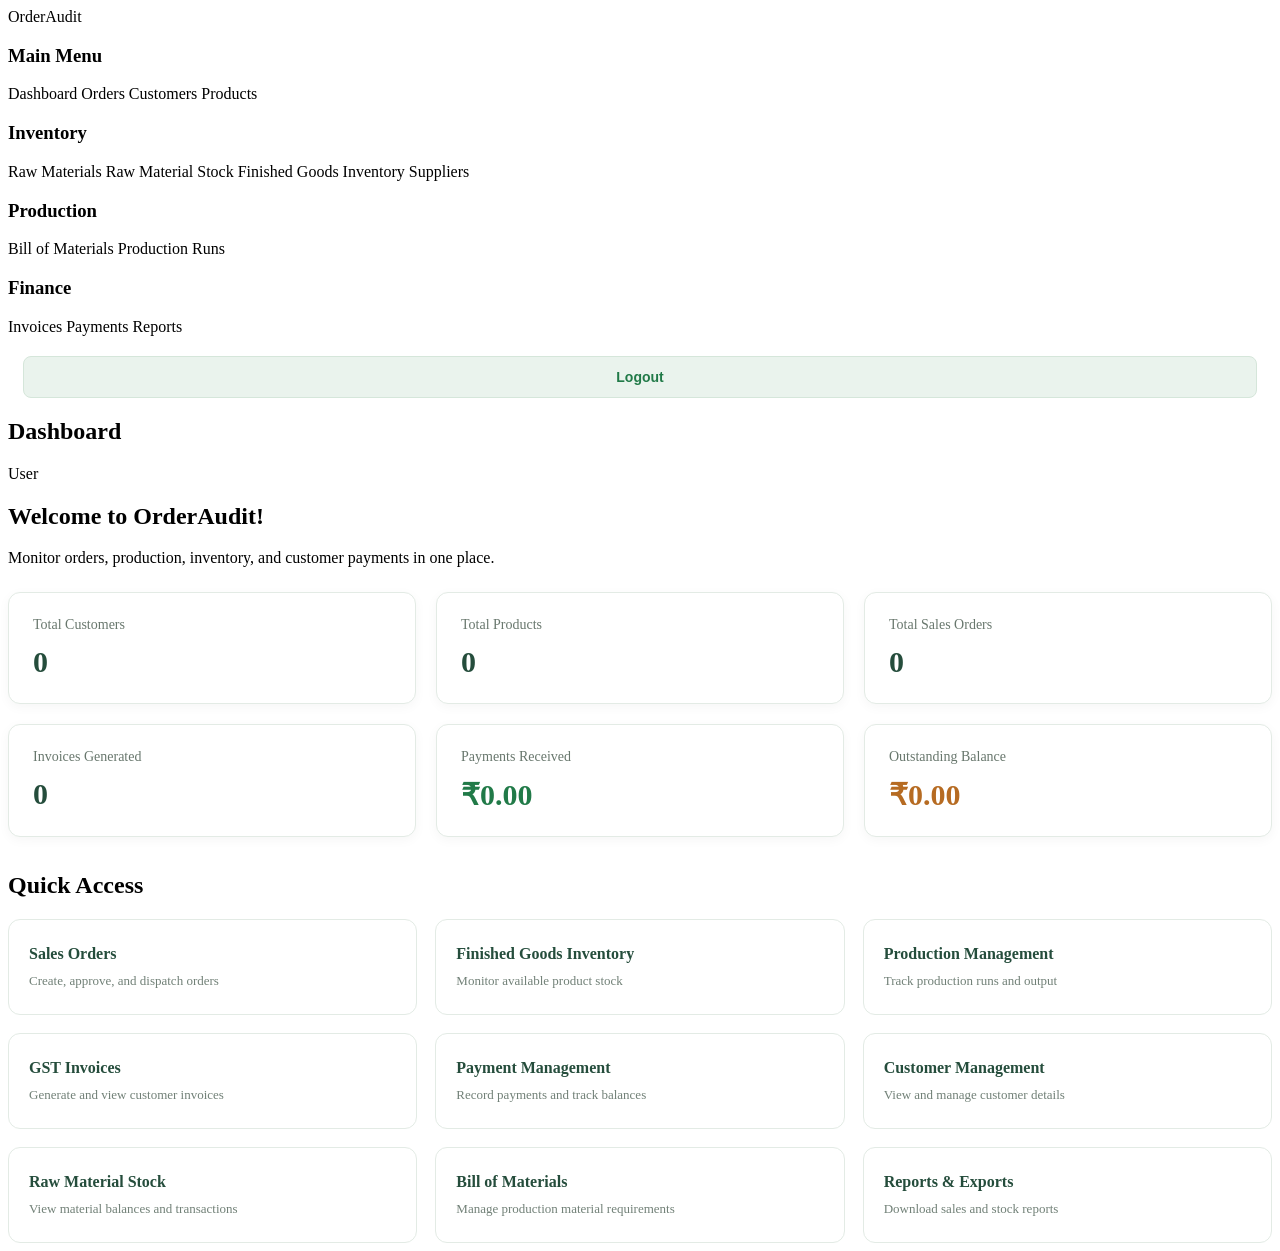
<file: src/main/resources/templates/index.html>
<!DOCTYPE html>
<html lang="en"
      xmlns:th="http://www.thymeleaf.org"
      xmlns:sec="http://www.thymeleaf.org/extras/spring-security">

<head>
    <meta charset="UTF-8">
    <meta name="viewport"
          content="width=device-width, initial-scale=1.0">

    <title>OrderAudit | Dashboard</title>

    <link rel="stylesheet" th:href="@{/css/style.css}">

    <style>
        .dashboard-stats {
            display: grid;
            grid-template-columns: repeat(3, minmax(0, 1fr));
            gap: 20px;
            margin: 25px 0 35px;
        }

        .dashboard-stat-card {
            background: #ffffff;
            padding: 24px;
            border-radius: 12px;
            border: 1px solid #e3ebe5;
            box-shadow: 0 3px 12px rgba(0,0,0,0.04);
        }

        .dashboard-stat-card p {
            color: #68776d;
            font-size: 14px;
            margin: 0 0 12px;
        }

        .dashboard-stat-card h2 {
            color: #254d3c;
            font-size: 30px;
            margin: 0;
        }

        .dashboard-stat-card.finance h2 {
            color: #217a48;
        }

        .dashboard-stat-card.outstanding h2 {
            color: #b66b22;
        }

        .dashboard-quick-access {
            display: grid;
            grid-template-columns: repeat(3, minmax(0, 1fr));
            gap: 18px;
            margin-top: 20px;
        }

        .dashboard-quick-card {
            display: block;
            background: #ffffff;
            padding: 25px 20px;
            border-radius: 12px;
            border: 1px solid #e3ebe5;
            text-decoration: none;
            color: #254d3c;
            font-weight: bold;
            transition: 0.2s;
        }

        .dashboard-quick-card:hover {
            background: #eaf3ed;
            transform: translateY(-2px);
        }

        .dashboard-quick-card p {
            font-size: 13px;
            color: #718077;
            font-weight: normal;
            margin: 10px 0 0;
        }

        @media (max-width: 1000px) {
            .dashboard-stats,
            .dashboard-quick-access {
                grid-template-columns: repeat(2, minmax(0, 1fr));
            }
        }

        @media (max-width: 650px) {
            .dashboard-stats,
            .dashboard-quick-access {
                grid-template-columns: 1fr;
            }
        }

/* LOGOUT BUTTON */

.logout-form {
    margin: 20px 15px;
}

.logout-button {
    width: 100%;
    padding: 12px 16px;
    background: #eaf3ed;
    color: #217a48;
    border: 1px solid #d5e6da;
    border-radius: 8px;
    font-size: 14px;
    font-weight: 600;
    cursor: pointer;
    transition: 0.2s;
}

.logout-button:hover {
    background: #d5e9dc;
    color: #165c35;
}

    </style>
</head>

<body>

<div class="dashboard">

    <!-- SIDEBAR -->

    <aside class="sidebar">

        <div class="logo">OrderAudit</div>

        <!-- MAIN MENU -->

        <h3>Main Menu</h3>

        <a th:href="@{/}" class="active">
            Dashboard
        </a>

        <a th:href="@{/orders}"
           sec:authorize="hasAnyRole('ADMIN', 'SALESMAN')">
            Orders
        </a>

        <a th:href="@{/customers}"
           sec:authorize="hasAnyRole('ADMIN', 'SALESMAN')">
            Customers
        </a>

        <a th:href="@{/products}"
           sec:authorize="hasRole('ADMIN')">
            Products
        </a>

        <!-- INVENTORY -->

        <h3 sec:authorize="hasAnyRole('ADMIN', 'PRODUCTION')">
            Inventory
        </h3>

        <a th:href="@{/raw-materials}"
           sec:authorize="hasRole('ADMIN')">
            Raw Materials
        </a>

        <a th:href="@{/stock}"
           sec:authorize="hasAnyRole('ADMIN', 'PRODUCTION')">
            Raw Material Stock
        </a>

        <a th:href="@{/finished-stock}"
           sec:authorize="hasAnyRole('ADMIN', 'PRODUCTION')">
            Finished Goods Inventory
        </a>

        <a th:href="@{/suppliers}"
           sec:authorize="hasRole('ADMIN')">
            Suppliers
        </a>

        <!-- PRODUCTION -->

        <h3 sec:authorize="hasAnyRole('ADMIN', 'PRODUCTION')">
            Production
        </h3>

        <a th:href="@{/boms}"
           sec:authorize="hasAnyRole('ADMIN', 'PRODUCTION')">
            Bill of Materials
        </a>

        <a th:href="@{/production}"
           sec:authorize="hasAnyRole('ADMIN', 'PRODUCTION')">
            Production Runs
        </a>

        <!-- FINANCE -->

        <h3 sec:authorize="hasAnyRole('ADMIN', 'SALESMAN')">
            Finance
        </h3>

        <a th:href="@{/invoices}"
           sec:authorize="hasAnyRole('ADMIN', 'SALESMAN')">
            Invoices
        </a>

        <a th:href="@{/payments}"
           sec:authorize="hasAnyRole('ADMIN', 'SALESMAN')">
            Payments
        </a>

        <a th:href="@{/reports}"
           sec:authorize="hasRole('ADMIN')">
            Reports
        </a>

        <!-- LOGOUT -->

        
<form th:action="@{/logout}"
      method="post"
      class="logout-form">

    <button type="submit" class="logout-button">
        Logout
    </button>

</form>


    </aside>

    <!-- MAIN CONTENT -->

    <main class="main-content">

        <header class="topbar">
            <h2>Dashboard</h2>

            <div class="profile">
                <span sec:authentication="name">User</span>
            </div>
        </header>

        <!-- WELCOME -->

        <section class="welcome">
            <h1>Welcome to OrderAudit!</h1>
            <p>
                Monitor orders, production, inventory,
                and customer payments in one place.
            </p>
        </section>

        <!-- LIVE DASHBOARD STATISTICS -->

        <section class="dashboard-stats">

            <div class="dashboard-stat-card">
                <p>Total Customers</p>
                <h2 th:text="${totalCustomers}">0</h2>
            </div>

            <div class="dashboard-stat-card">
                <p>Total Products</p>
                <h2 th:text="${totalProducts}">0</h2>
            </div>

            <div class="dashboard-stat-card">
                <p>Total Sales Orders</p>
                <h2 th:text="${totalOrders}">0</h2>
            </div>

            <div class="dashboard-stat-card">
                <p>Invoices Generated</p>
                <h2 th:text="${totalInvoices}">0</h2>
            </div>

            <div class="dashboard-stat-card finance">
                <p>Payments Received</p>
                <h2 th:text="'₹' + ${totalPayments}">₹0.00</h2>
            </div>

            <div class="dashboard-stat-card outstanding">
                <p>Outstanding Balance</p>
                <h2 th:text="'₹' + ${totalOutstanding}">₹0.00</h2>
            </div>

        </section>

        <!-- QUICK ACCESS -->

        <h2 class="section-title">Quick Access</h2>

        <section class="dashboard-quick-access">

            <!-- SALES ORDERS -->

            <a th:href="@{/orders}"
               class="dashboard-quick-card"
               sec:authorize="hasAnyRole('ADMIN', 'SALESMAN')">
                Sales Orders
                <p>Create, approve, and dispatch orders</p>
            </a>

            <!-- FINISHED GOODS -->

            <a th:href="@{/finished-stock}"
               class="dashboard-quick-card"
               sec:authorize="hasAnyRole('ADMIN', 'PRODUCTION')">
                Finished Goods Inventory
                <p>Monitor available product stock</p>
            </a>

            <!-- PRODUCTION -->

            <a th:href="@{/production}"
               class="dashboard-quick-card"
               sec:authorize="hasAnyRole('ADMIN', 'PRODUCTION')">
                Production Management
                <p>Track production runs and output</p>
            </a>

            <!-- GST INVOICES -->

            <a th:href="@{/invoices}"
               class="dashboard-quick-card"
               sec:authorize="hasAnyRole('ADMIN', 'SALESMAN')">
                GST Invoices
                <p>Generate and view customer invoices</p>
            </a>

            <!-- PAYMENTS -->

            <a th:href="@{/payments}"
               class="dashboard-quick-card"
               sec:authorize="hasAnyRole('ADMIN', 'SALESMAN')">
                Payment Management
                <p>Record payments and track balances</p>
            </a>

            <!-- CUSTOMERS -->

            <a th:href="@{/customers}"
               class="dashboard-quick-card"
               sec:authorize="hasAnyRole('ADMIN', 'SALESMAN')">
                Customer Management
                <p>View and manage customer details</p>
            </a>

            <!-- RAW MATERIAL STOCK -->

            <a th:href="@{/stock}"
               class="dashboard-quick-card"
               sec:authorize="hasAnyRole('ADMIN', 'PRODUCTION')">
                Raw Material Stock
                <p>View material balances and transactions</p>
            </a>

            <!-- BOM -->

            <a th:href="@{/boms}"
               class="dashboard-quick-card"
               sec:authorize="hasAnyRole('ADMIN', 'PRODUCTION')">
                Bill of Materials
                <p>Manage production material requirements</p>
            </a>

            <!-- REPORTS -->

            <a th:href="@{/reports}"
               class="dashboard-quick-card"
               sec:authorize="hasRole('ADMIN')">
                Reports & Exports
                <p>Download sales and stock reports</p>
            </a>

        </section>

    </main>

</div>

</body>
</html>
</file>
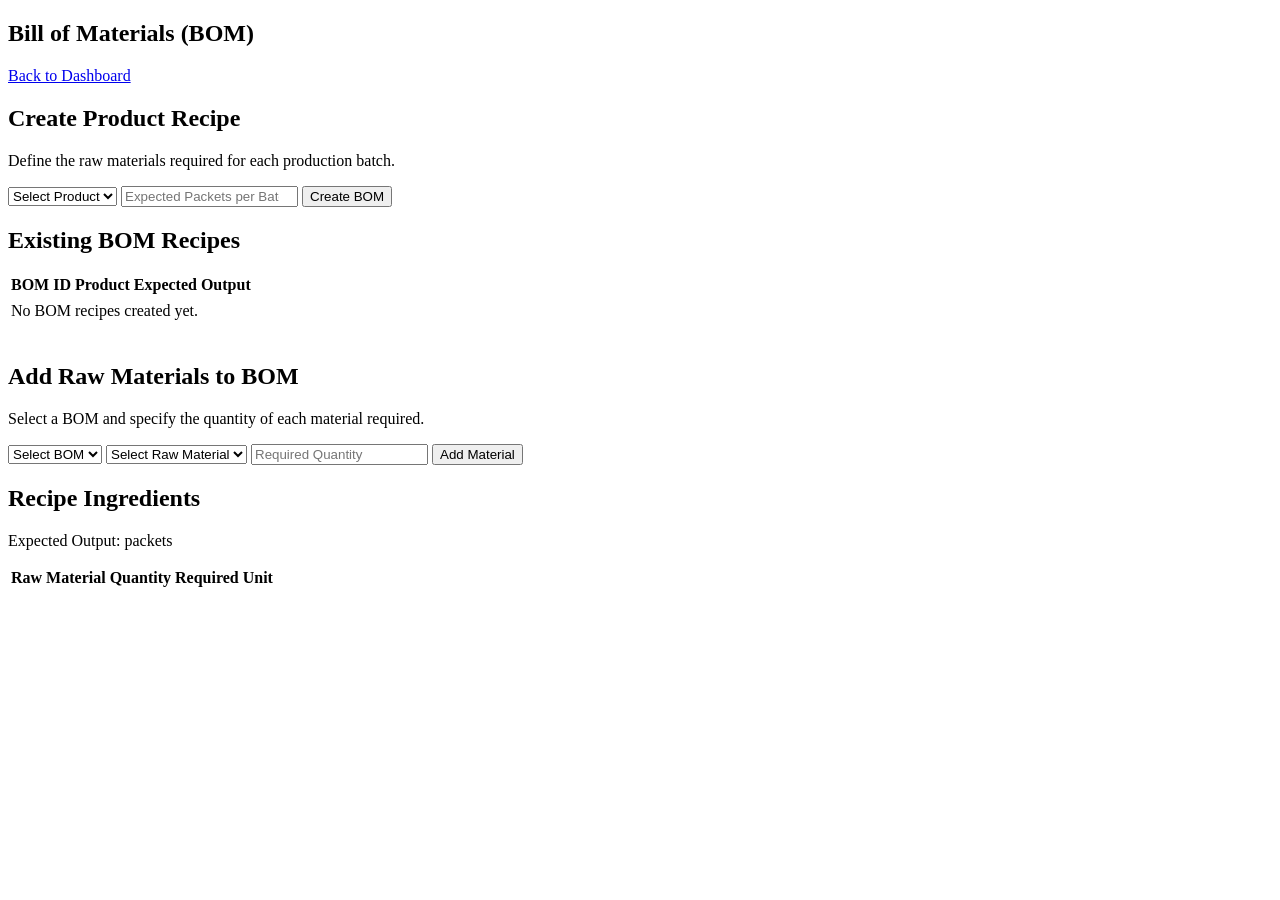
<file: src/main/resources/templates/boms.html>
<!DOCTYPE html>
<html lang="en" xmlns:th="http://www.thymeleaf.org">
<head>
    <meta charset="UTF-8">
    <meta name="viewport" content="width=device-width, initial-scale=1.0">
    <title>OrderAudit | Bill of Materials</title>
    <link rel="stylesheet" th:href="@{/css/style.css}">
</head>
<body>

<div class="main-content">

    <header class="topbar">
        <h2>Bill of Materials (BOM)</h2>
        <a href="/" class="quick-card">Back to Dashboard</a>
    </header>

    <section class="welcome">
        <h1>Create Product Recipe</h1>
        <p>Define the raw materials required for each production batch.</p>
    </section>

    <form th:action="@{/boms/save}" method="post" class="customer-form">

        <select name="productId" required>
            <option value="">Select Product</option>
            <option th:each="product : ${products}"
                    th:value="${product.id}"
                    th:text="${product.productName + ' - ' + product.packSize}">
            </option>
        </select>

        <input type="number" name="batchOutputPackets"
               placeholder="Expected Packets per Batch"
               min="1" required>

        <button type="submit">Create BOM</button>

    </form>

    <h2 class="section-title">Existing BOM Recipes</h2>

    <div class="customer-list">
        <table>
            <thead>
                <tr>
                    <th>BOM ID</th>
                    <th>Product</th>
                    <th>Expected Output</th>
                </tr>
            </thead>

            <tbody>
                <tr th:each="bom : ${boms}">
                    <td th:text="${bom.id}"></td>
                    <td th:text="${bom.product.productName}"></td>
                    <td th:text="${bom.batchOutputPackets + ' packets'}"></td>
                </tr>

                <tr th:if="${#lists.isEmpty(boms)}">
                    <td colspan="3">No BOM recipes created yet.</td>
                </tr>
            </tbody>
        </table>
    </div>

    <section class="welcome" style="margin-top: 40px;">
        <h1>Add Raw Materials to BOM</h1>
        <p>Select a BOM and specify the quantity of each material required.</p>
    </section>

    <form th:action="@{/boms/save-item}" method="post"
          class="customer-form">

        <select name="bomId" required>
            <option value="">Select BOM</option>
            <option th:each="bom : ${boms}"
                    th:value="${bom.id}"
                    th:text="${bom.product.productName + ' - BOM ' + bom.id}">
            </option>
        </select>

        <select name="rawMaterialId" required>
            <option value="">Select Raw Material</option>
            <option th:each="material : ${rawMaterials}"
                    th:value="${material.id}"
                    th:text="${material.materialName + ' (' + material.unit + ')'}">
            </option>
        </select>

        <input type="number" name="quantityRequired"
               placeholder="Required Quantity"
               step="0.001" min="0.001" required>

        <button type="submit">Add Material</button>

    </form>

</div>
<h2>Recipe Ingredients</h2>

<div th:each="bom : ${boms}" class="customer-list">

    <h3 th:text="${bom.product.productName}"></h3>

    <p>
        Expected Output:
        <span th:text="${bom.batchOutputPackets}"></span>
        packets
    </p>

    <table>
        <thead>
            <tr>
                <th>Raw Material</th>
                <th>Quantity Required</th>
                <th>Unit</th>
            </tr>
        </thead>

        <tbody>
            <tr th:each="item : ${itemsByBom.get(bom.id)}">
                <td th:text="${item.rawMaterial.materialName}"></td>
                <td th:text="${item.quantityRequired}"></td>
                <td th:text="${item.rawMaterial.unit}"></td>
            </tr>
        </tbody>
    </table>

</div>

</body>
</html>
</file>
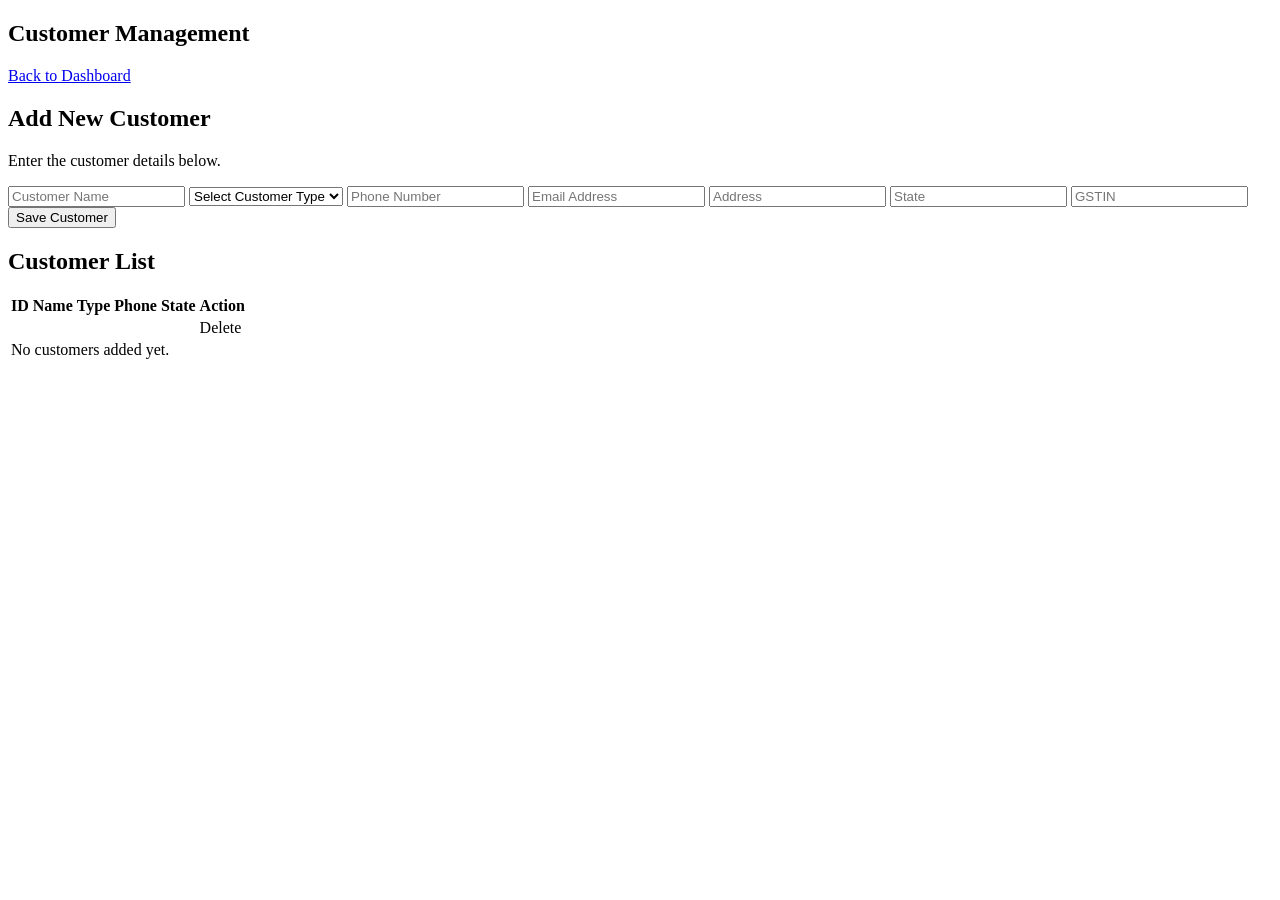
<file: src/main/resources/templates/customers.html>
<!DOCTYPE html>
<html lang="en" xmlns:th="http://www.thymeleaf.org">
<head>
    <meta charset="UTF-8">
    <meta name="viewport" content="width=device-width, initial-scale=1.0">
    <title>OrderAudit | Customers</title>
    <link rel="stylesheet" th:href="@{/css/style.css}">
</head>
<body>

<div class="main-content">

    <header class="topbar">
        <h2>Customer Management</h2>
        <a href="/" class="quick-card">Back to Dashboard</a>
    </header>

    <section class="welcome">
        <h1>Add New Customer</h1>
        <p>Enter the customer details below.</p>
    </section>

    <form th:action="@{/customers/save}" method="post" class="customer-form">

        <input type="text" name="name" placeholder="Customer Name" required>

        <select name="customerType" required>
            <option value="">Select Customer Type</option>
            <option value="Retailer">Retailer</option>
            <option value="Distributor">Distributor</option>
        </select>

        <input type="text" name="phone" placeholder="Phone Number">
        <input type="email" name="email" placeholder="Email Address">
        <input type="text" name="address" placeholder="Address">
        <input type="text" name="state" placeholder="State">
        <input type="text" name="gstin" placeholder="GSTIN">

        <button type="submit">Save Customer</button>

    </form>

    <h2 class="section-title">Customer List</h2>

    <div class="customer-list">
        <table>
            <thead>
                <tr>
                    <th>ID</th>
                    <th>Name</th>
                    <th>Type</th>
                    <th>Phone</th>
                    <th>State</th>
                    <th>Action</th>
                </tr>
            </thead>

            <tbody>
                <tr th:each="customer : ${customers}">
                    <td th:text="${customer.id}"></td>
                    <td th:text="${customer.name}"></td>
                    <td th:text="${customer.customerType}"></td>
                    <td th:text="${customer.phone}"></td>
                    <td th:text="${customer.state}"></td>
                    <td>
                        <a th:href="@{/customers/delete/{id}(id=${customer.id})}">
                            Delete
                        </a>
                    </td>
                </tr>

                <tr th:if="${#lists.isEmpty(customers)}">
                    <td colspan="6">No customers added yet.</td>
                </tr>
            </tbody>
        </table>
    </div>

</div>

</body>
</html>
</file>
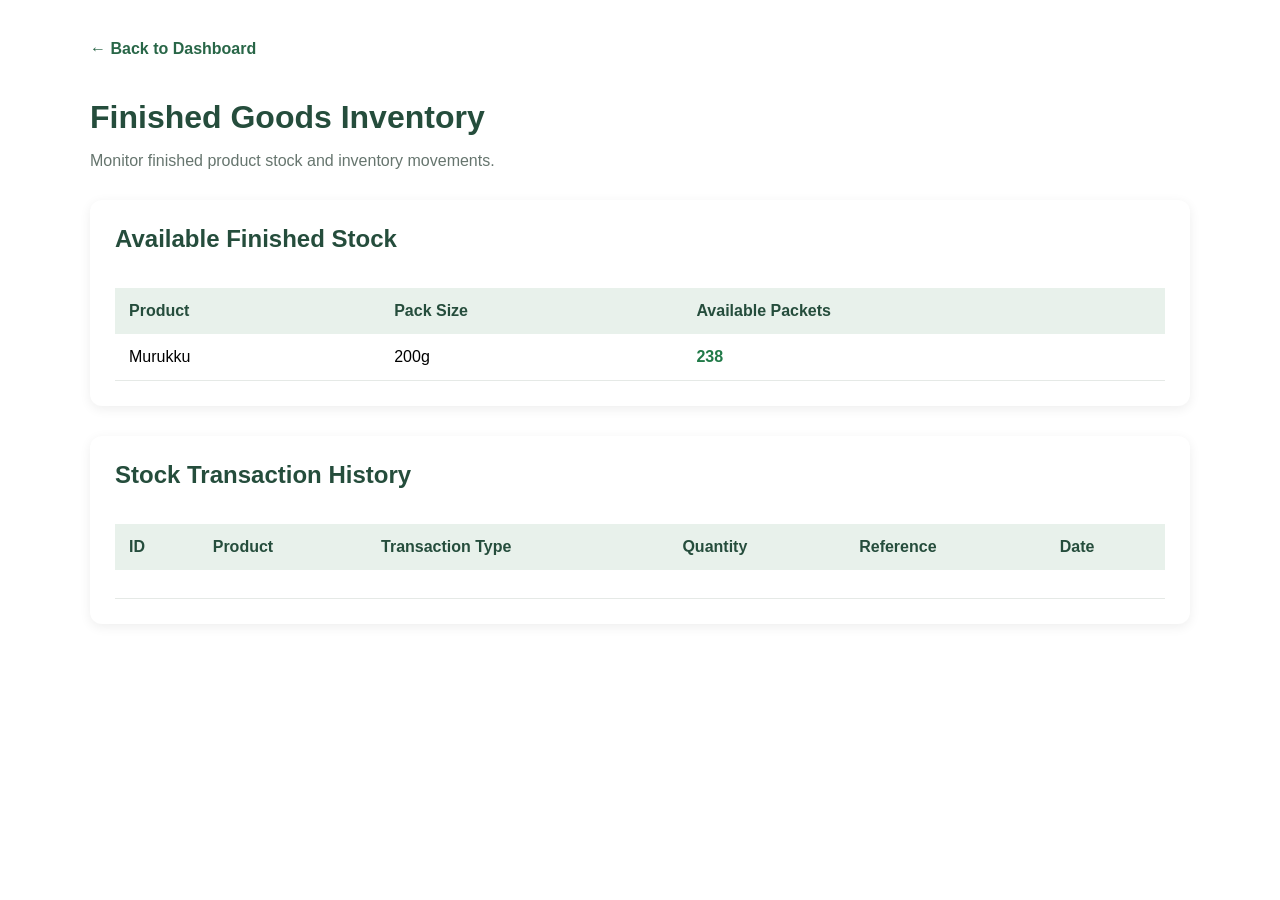
<file: src/main/resources/templates/finished-stock.html>
<!DOCTYPE html>
<html xmlns:th="http://www.thymeleaf.org">
<head>
    <meta charset="UTF-8">
    <meta name="viewport"
          content="width=device-width, initial-scale=1.0">

    <title>Finished Goods Inventory | OrderAudit</title>

    <link rel="stylesheet" th:href="@{/css/style.css}">

    <style>
        .inventory-container {
            max-width: 1100px;
            margin: 40px auto;
            padding: 0 20px;
            font-family: Arial, sans-serif;
        }

        .inventory-title {
            color: #254d3c;
            margin-bottom: 8px;
        }

        .inventory-subtitle {
            color: #66756e;
            margin-bottom: 30px;
        }

        .inventory-card {
            background: white;
            padding: 25px;
            border-radius: 12px;
            margin-bottom: 30px;
            box-shadow: 0 3px 12px rgba(0,0,0,0.07);
        }

        .inventory-card h2 {
            color: #254d3c;
            margin-top: 0;
        }

        .inventory-table {
            width: 100%;
            border-collapse: collapse;
            margin-top: 15px;
        }

        .inventory-table th {
            background: #e8f1eb;
            color: #254d3c;
            text-align: left;
            padding: 14px;
        }

        .inventory-table td {
            padding: 14px;
            border-bottom: 1px solid #e5e9e6;
        }

        .stock-quantity {
            color: #217a48;
            font-weight: bold;
        }

        .back-link {
            display: inline-block;
            margin-bottom: 20px;
            color: #286647;
            text-decoration: none;
            font-weight: bold;
        }

        .table-scroll {
            overflow-x: auto;
        }
    </style>
</head>

<body>

<div class="inventory-container">

    <a href="/" class="back-link">
        ← Back to Dashboard
    </a>

    <h1 class="inventory-title">
        Finished Goods Inventory
    </h1>

    <p class="inventory-subtitle">
        Monitor finished product stock and inventory movements.
    </p>

    <div class="inventory-card">

        <h2>Available Finished Stock</h2>

        <div class="table-scroll">
            <table class="inventory-table">

                <thead>
                    <tr>
                        <th>Product</th>
                        <th>Pack Size</th>
                        <th>Available Packets</th>
                    </tr>
                </thead>

                <tbody>
                    <tr th:each="product : ${products}">
                        <td th:text="${product.productName}">
                            Murukku
                        </td>

                        <td th:text="${product.packSize}">
                            200g
                        </td>

                        <td class="stock-quantity"
                            th:text="${availableStock[product.id]}">
                            238
                        </td>
                    </tr>
                </tbody>

            </table>
        </div>

    </div>

    <div class="inventory-card">

        <h2>Stock Transaction History</h2>

        <div class="table-scroll">
            <table class="inventory-table">

                <thead>
                    <tr>
                        <th>ID</th>
                        <th>Product</th>
                        <th>Transaction Type</th>
                        <th>Quantity</th>
                        <th>Reference</th>
                        <th>Date</th>
                    </tr>
                </thead>

                <tbody>
                    <tr th:each="transaction : ${transactions}">

                        <td th:text="${transaction.id}"></td>

                        <td th:text="${transaction.product.productName}">
                        </td>

                        <td th:text="${transaction.transactionType}">
                        </td>

                        <td th:text="${transaction.quantity}">
                        </td>

                        <td th:text="${transaction.reference}">
                        </td>

                        <td th:text="${transaction.transactionDate}">
                        </td>

                    </tr>
                </tbody>

            </table>
        </div>

    </div>

</div>

</body>
</html>
</file>
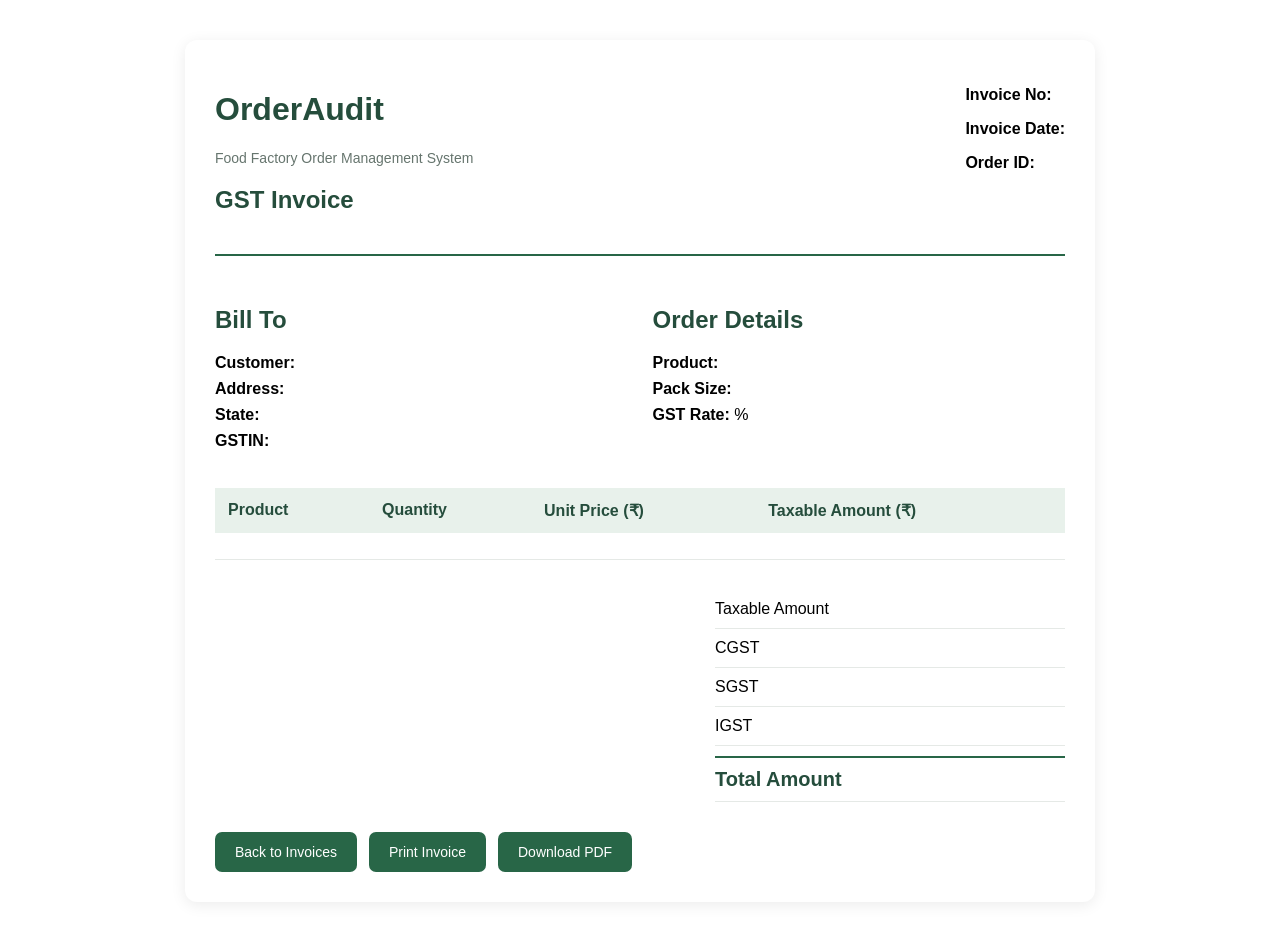
<file: src/main/resources/templates/invoice-details.html>
<!DOCTYPE html>
<html lang="en" xmlns:th="http://www.thymeleaf.org">

<head>
    <meta charset="UTF-8">
    <meta name="viewport"
          content="width=device-width, initial-scale=1.0">

    <title>Invoice Details | OrderAudit</title>

    <link rel="stylesheet" th:href="@{/css/style.css}">

    <style>
        .invoice-container {
            max-width: 850px;
            margin: 40px auto;
            padding: 30px;
            background: white;
            border-radius: 12px;
            box-shadow: 0 3px 15px rgba(0,0,0,0.08);
            font-family: Arial, sans-serif;
        }

        .invoice-header {
            display: flex;
            justify-content: space-between;
            align-items: flex-start;
            border-bottom: 2px solid #286647;
            padding-bottom: 20px;
            gap: 20px;
        }

        h1, h2 {
            color: #254d3c;
        }

        .invoice-label {
            color: #66756e;
            font-size: 14px;
        }

        .invoice-info {
            display: grid;
            grid-template-columns: 1fr 1fr;
            gap: 25px;
            margin: 30px 0;
        }

        .invoice-info p {
            margin: 8px 0;
        }

        .invoice-table {
            width: 100%;
            border-collapse: collapse;
            margin-top: 20px;
        }

        .invoice-table th {
            background: #e8f1eb;
            color: #254d3c;
            padding: 13px;
            text-align: left;
        }

        .invoice-table td {
            padding: 13px;
            border-bottom: 1px solid #e5e9e6;
        }

        .totals {
            max-width: 350px;
            margin: 30px 0 20px auto;
        }

        .total-row {
            display: flex;
            justify-content: space-between;
            padding: 10px 0;
            border-bottom: 1px solid #e5e9e6;
        }

        .grand-total {
            font-size: 20px;
            font-weight: bold;
            color: #254d3c;
            border-top: 2px solid #286647;
            margin-top: 10px;
        }

        .action-button {
            display: inline-block;
            background: #286647;
            color: white;
            border: none;
            border-radius: 7px;
            padding: 12px 20px;
            text-decoration: none;
            cursor: pointer;
            font-size: 14px;
        }

        .action-button:hover {
            background: #1d5036;
        }

        .actions {
            margin-top: 30px;
            display: flex;
            gap: 12px;
        }

        @media (max-width: 600px) {
            .invoice-info {
                grid-template-columns: 1fr;
            }

            .invoice-header {
                flex-direction: column;
            }
        }

        @media print {
            body {
                background: white;
            }

            .invoice-container {
                box-shadow: none;
                margin: 0;
                max-width: 100%;
            }

            .actions {
                display: none;
            }
        }
    </style>
</head>

<body>

<div class="invoice-container">

    <div class="invoice-header">

        <div>
            <h1>OrderAudit</h1>
            <p class="invoice-label">
                Food Factory Order Management System
            </p>
            <h2>GST Invoice</h2>
        </div>

        <div>
            <p>
                <strong>Invoice No:</strong>
                <span th:text="${invoice.invoiceNumber}"></span>
            </p>

            <p>
                <strong>Invoice Date:</strong>
                <span th:text="${invoice.invoiceDate}"></span>
            </p>

            <p>
                <strong>Order ID:</strong>
                <span th:text="${invoice.salesOrder.id}"></span>
            </p>
        </div>

    </div>

    <div class="invoice-info">

        <div>
            <h2>Bill To</h2>

            <p>
                <strong>Customer:</strong>
                <span th:text="${invoice.salesOrder.customer.name}"></span>
            </p>

            <p>
                <strong>Address:</strong>
                <span th:text="${invoice.salesOrder.customer.address}"></span>
            </p>

            <p>
                <strong>State:</strong>
                <span th:text="${invoice.salesOrder.customer.state}"></span>
            </p>

            <p>
                <strong>GSTIN:</strong>
                <span th:text="${invoice.salesOrder.customer.gstin}"></span>
            </p>
        </div>

        <div>
            <h2>Order Details</h2>

            <p>
                <strong>Product:</strong>
                <span th:text="${invoice.salesOrder.product.productName}"></span>
            </p>

            <p>
                <strong>Pack Size:</strong>
                <span th:text="${invoice.salesOrder.product.packSize}"></span>
            </p>

            <p>
                <strong>GST Rate:</strong>
                <span th:text="${invoice.salesOrder.product.gstRate}"></span>%
            </p>
        </div>

    </div>

    <table class="invoice-table">

        <thead>
            <tr>
                <th>Product</th>
                <th>Quantity</th>
                <th>Unit Price (₹)</th>
                <th>Taxable Amount (₹)</th>
            </tr>
        </thead>

        <tbody>
            <tr>
                <td th:text="${invoice.salesOrder.product.productName}"></td>

                <td th:text="${invoice.salesOrder.quantity}"></td>

                <td th:text="${invoice.salesOrder.product.sellingPrice}"></td>

                <td th:text="${invoice.taxableAmount}"></td>
            </tr>
        </tbody>

    </table>

    <div class="totals">

        <div class="total-row">
            <span>Taxable Amount</span>
            <span th:text="'₹' + ${invoice.taxableAmount}"></span>
        </div>

        <div class="total-row">
            <span>CGST</span>
            <span th:text="'₹' + ${invoice.cgstAmount}"></span>
        </div>

        <div class="total-row">
            <span>SGST</span>
            <span th:text="'₹' + ${invoice.sgstAmount}"></span>
        </div>

        <div class="total-row">
            <span>IGST</span>
            <span th:text="'₹' + ${invoice.igstAmount}"></span>
        </div>

        <div class="total-row grand-total">
            <span>Total Amount</span>
            <span th:text="'₹' + ${invoice.totalAmount}"></span>
        </div>

    </div>

    
<div class="actions">

    <a th:href="@{/invoices}" class="action-button">
        Back to Invoices
    </a>

    <button type="button"
            class="action-button"
            onclick="window.print()">
        Print Invoice
    </button>

    <a th:href="@{/invoices/{id}/pdf(id=${invoice.id})}"
       class="action-button">
        Download PDF
    </a>


</a>


</div>


</div>

</body>
</html>
</file>
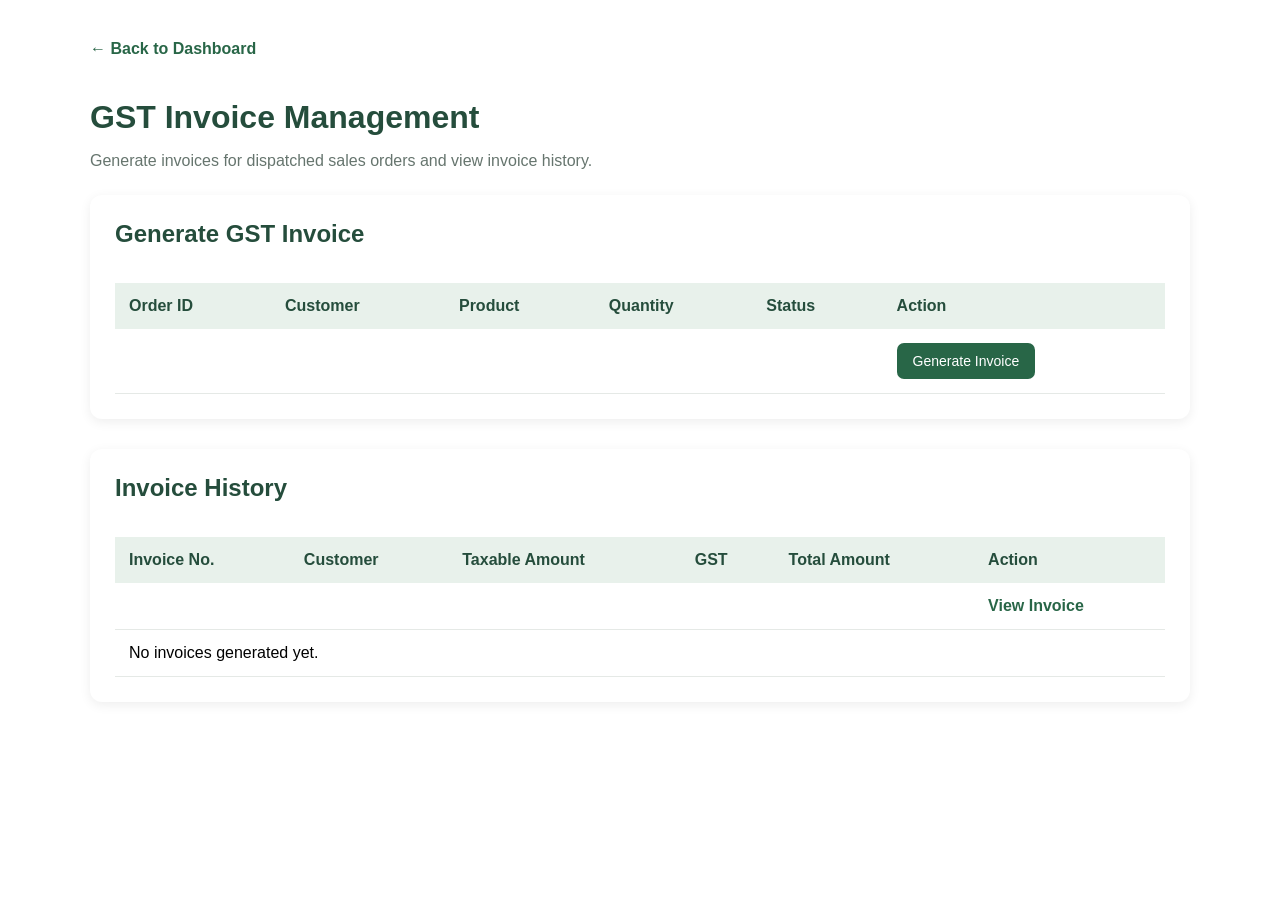
<file: src/main/resources/templates/invoices.html>
<!DOCTYPE html>
<html lang="en" xmlns:th="http://www.thymeleaf.org">

<head>
    <meta charset="UTF-8">
    <meta name="viewport"
          content="width=device-width, initial-scale=1.0">

    <title>GST Invoices | OrderAudit</title>

    <link rel="stylesheet" th:href="@{/css/style.css}">

    <style>
        .invoice-container {
            max-width: 1100px;
            margin: 40px auto;
            padding: 0 20px;
            font-family: Arial, sans-serif;
        }

        .page-title {
            color: #254d3c;
            margin-bottom: 8px;
        }

        .subtitle {
            color: #66756e;
            margin-bottom: 25px;
        }

        .invoice-card {
            background: white;
            padding: 25px;
            border-radius: 12px;
            margin-bottom: 30px;
            box-shadow: 0 3px 12px rgba(0,0,0,0.07);
        }

        .invoice-card h2 {
            color: #254d3c;
            margin-top: 0;
        }

        .table-scroll {
            overflow-x: auto;
        }

        .invoice-table {
            width: 100%;
            border-collapse: collapse;
            margin-top: 15px;
        }

        .invoice-table th {
            background: #e8f1eb;
            color: #254d3c;
            text-align: left;
            padding: 14px;
        }

        .invoice-table td {
            padding: 14px;
            border-bottom: 1px solid #e5e9e6;
        }

        .action-button {
            background: #286647;
            color: white;
            border: none;
            border-radius: 7px;
            padding: 10px 16px;
            cursor: pointer;
            font-size: 14px;
        }

        .action-button:hover {
            background: #1d5036;
        }

        .view-link {
            color: #286647;
            font-weight: bold;
            text-decoration: none;
        }

        .success-message {
            color: #217a48;
            margin-bottom: 18px;
        }

        .error-message {
            color: #bd3030;
            margin-bottom: 18px;
        }

        .back-link {
            display: inline-block;
            margin-bottom: 20px;
            color: #286647;
            text-decoration: none;
            font-weight: bold;
        }

        .status {
            font-weight: bold;
            color: #217a48;
        }
    </style>
</head>

<body>

<div class="invoice-container">

    <a th:href="@{/}" class="back-link">
        ← Back to Dashboard
    </a>

    <h1 class="page-title">GST Invoice Management</h1>

    <p class="subtitle">
        Generate invoices for dispatched sales orders
        and view invoice history.
    </p>

    <p class="success-message"
       th:if="${successMessage != null}"
       th:text="${successMessage}">
    </p>

    <p class="error-message"
       th:if="${error != null}"
       th:text="${error}">
    </p>

    <!-- DISPATCHED ORDERS -->

    <div class="invoice-card">

        <h2>Generate GST Invoice</h2>

        <div class="table-scroll">

            <table class="invoice-table">

                <thead>
                    <tr>
                        <th>Order ID</th>
                        <th>Customer</th>
                        <th>Product</th>
                        <th>Quantity</th>
                        <th>Status</th>
                        <th>Action</th>
                    </tr>
                </thead>

                <tbody>

                    <tr th:each="order : ${orders}"
                        th:if="${order.status == 'DISPATCHED'}">

                        <td th:text="${order.id}"></td>

                        <td th:text="${order.customer.name}"></td>

                        <td th:text="${order.product.productName}"></td>

                        <td th:text="${order.quantity}"></td>

                        <td class="status"
                            th:text="${order.status}">
                        </td>

                        <td>
                            <form th:action="@{/invoices/generate/{id}(id=${order.id})}"
                                  method="post">

                                <button type="submit"
                                        class="action-button">
                                    Generate Invoice
                                </button>

                            </form>
                        </td>

                    </tr>

                </tbody>

            </table>

        </div>
    </div>

    <!-- INVOICE HISTORY -->

    <div class="invoice-card">

        <h2>Invoice History</h2>

        <div class="table-scroll">

            <table class="invoice-table">

                <thead>
                    <tr>
                        <th>Invoice No.</th>
                        <th>Customer</th>
                        <th>Taxable Amount</th>
                        <th>GST</th>
                        <th>Total Amount</th>
                        <th>Action</th>
                    </tr>
                </thead>

                <tbody>

                    <tr th:each="invoice : ${invoices}">

                        <td th:text="${invoice.invoiceNumber}"></td>

                        <td th:text="${invoice.salesOrder.customer.name}"></td>

                        <td th:text="${invoice.taxableAmount}"></td>

                        <td th:text="${invoice.cgstAmount.add(invoice.sgstAmount).add(invoice.igstAmount)}"></td>

                        <td th:text="${invoice.totalAmount}"></td>

                        <td>
                            <a class="view-link"
                               th:href="@{/invoices/{id}(id=${invoice.id})}">
                                View Invoice
                            </a>
                        </td>

                    </tr>

                    <tr th:if="${#lists.isEmpty(invoices)}">
                        <td colspan="6">
                            No invoices generated yet.
                        </td>
                    </tr>

                </tbody>

            </table>

        </div>
    </div>

</div>

</body>
</html>
</file>
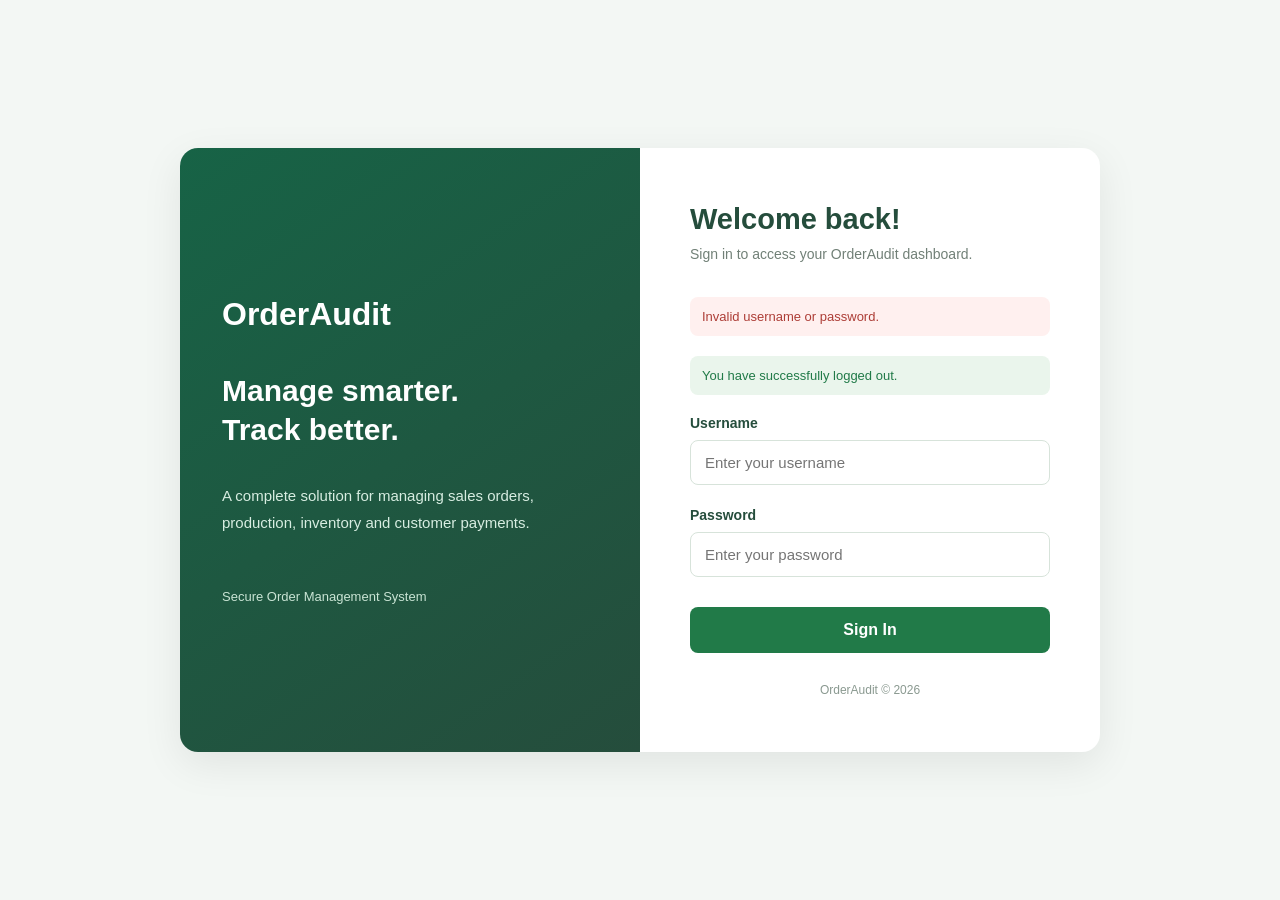
<file: src/main/resources/templates/login.html>
<!DOCTYPE html>
<html lang="en" xmlns:th="http://www.thymeleaf.org">

<head>
    <meta charset="UTF-8">
    <meta name="viewport"
          content="width=device-width, initial-scale=1.0">

    <title>OrderAudit | Sign In</title>

    <style>
        * {
            box-sizing: border-box;
        }

        body {
            margin: 0;
            min-height: 100vh;
            font-family: "Segoe UI", Arial, sans-serif;
            background: #f3f7f4;
            display: flex;
            align-items: center;
            justify-content: center;
            padding: 24px;
            color: #254d3c;
        }

        .login-container {
            display: grid;
            grid-template-columns: 1fr 1fr;
            width: 100%;
            max-width: 920px;
            min-height: 490px;
            background: white;
            border-radius: 18px;
            overflow: hidden;
            box-shadow: 0 12px 40px rgba(0, 0, 0, 0.08);
        }

        .brand-panel {
            background: linear-gradient(
                145deg, #176346, #254d3c
            );
            padding: 55px 42px;
            color: white;
            display: flex;
            flex-direction: column;
            justify-content: center;
        }

        .brand-name {
            font-size: 32px;
            font-weight: 750;
            margin-bottom: 38px;
        }

        .brand-panel h1 {
            font-size: 30px;
            line-height: 1.3;
            margin: 0 0 18px;
        }

        .brand-panel p {
            font-size: 15px;
            line-height: 1.8;
            color: #d7ede1;
        }

        .brand-footer {
            margin-top: 38px;
            font-size: 13px;
            color: #c9e4d4;
        }

        .login-panel {
            padding: 55px 50px;
            display: flex;
            flex-direction: column;
            justify-content: center;
        }

        .login-panel h2 {
            font-size: 29px;
            margin: 0 0 10px;
        }

        .subtitle {
            color: #718077;
            margin: 0 0 35px;
            font-size: 14px;
        }

        .form-group {
            margin-bottom: 22px;
        }

        label {
            display: block;
            font-weight: 600;
            font-size: 14px;
            margin-bottom: 9px;
        }

        input {
            width: 100%;
            padding: 13px 14px;
            border: 1px solid #d7e3da;
            border-radius: 8px;
            font-size: 15px;
            outline: none;
            transition: 0.2s;
        }

        input:focus {
            border-color: #217a48;
            box-shadow: 0 0 0 3px rgba(33, 122, 72, 0.1);
        }

        .sign-in-button {
            width: 100%;
            margin-top: 8px;
            padding: 14px;
            background: #217a48;
            color: white;
            border: none;
            border-radius: 8px;
            font-size: 16px;
            font-weight: 600;
            cursor: pointer;
            transition: 0.2s;
        }

        .sign-in-button:hover {
            background: #176346;
        }

        .message {
            padding: 12px;
            border-radius: 8px;
            font-size: 13px;
            margin-bottom: 20px;
        }

        .error {
            background: #fff0ef;
            color: #ad3d36;
        }

        .success {
            background: #eaf5ec;
            color: #217a48;
        }

        .login-footer {
            text-align: center;
            margin-top: 30px;
            color: #8a9990;
            font-size: 12px;
        }

        @media (max-width: 700px) {
            .login-container {
                grid-template-columns: 1fr;
            }

            .brand-panel {
                padding: 30px;
            }

            .brand-name {
                font-size: 26px;
                margin-bottom: 15px;
            }

            .brand-panel h1 {
                font-size: 23px;
            }

            .brand-footer {
                margin-top: 12px;
            }

            .login-panel {
                padding: 35px 28px;
            }
        }
    </style>
</head>

<body>

<div class="login-container">

    <section class="brand-panel">

        <div class="brand-name">
            OrderAudit
        </div>

        <h1>
            Manage smarter.<br>
            Track better.
        </h1>

        <p>
            A complete solution for managing
            sales orders, production,
            inventory and customer payments.
        </p>

        <div class="brand-footer">
            Secure Order Management System
        </div>

    </section>

    <section class="login-panel">

        <h2>Welcome back!</h2>

        <p class="subtitle">
            Sign in to access your OrderAudit dashboard.
        </p>

        <div th:if="${param.error}"
             class="message error">
            Invalid username or password.
        </div>

        <div th:if="${param.logout}"
             class="message success">
            You have successfully logged out.
        </div>

        <form th:action="@{/login}" method="post">

            <div class="form-group">
                <label for="username">Username</label>

                <input type="text"
                       id="username"
                       name="username"
                       placeholder="Enter your username"
                       autocomplete="username"
                       required>
            </div>

            <div class="form-group">
                <label for="password">Password</label>

                <input type="password"
                       id="password"
                       name="password"
                       placeholder="Enter your password"
                       autocomplete="current-password"
                       required>
            </div>

            <button type="submit"
                    class="sign-in-button">
                Sign In
            </button>

        </form>

        <div class="login-footer">
            OrderAudit &copy; 2026
        </div>

    </section>

</div>

</body>
</html>
</file>
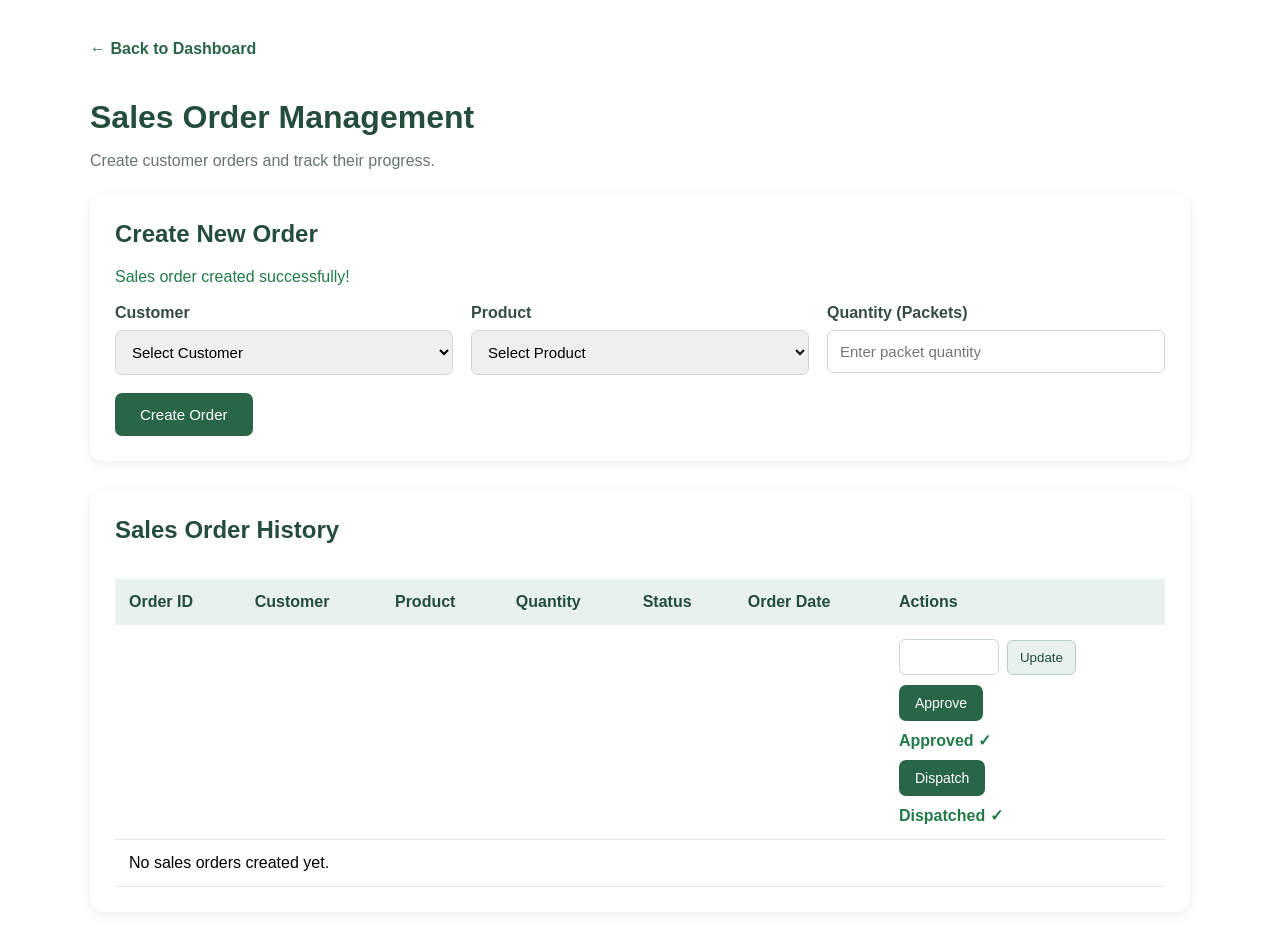
<file: src/main/resources/templates/orders.html>
<!DOCTYPE html>
<html lang="en" xmlns:th="http://www.thymeleaf.org">

<head>
    <meta charset="UTF-8">
    <meta name="viewport"
          content="width=device-width, initial-scale=1.0">

    <title>Sales Orders | OrderAudit</title>

    <link rel="stylesheet" th:href="@{/css/style.css}">

    <style>
        .orders-container {
            max-width: 1100px;
            margin: 40px auto;
            padding: 0 20px;
            font-family: Arial, sans-serif;
        }

        .page-title {
            color: #254d3c;
            margin-bottom: 8px;
        }

        .subtitle {
            color: #66756e;
            margin-bottom: 25px;
        }

        .orders-card {
            background: white;
            padding: 25px;
            border-radius: 12px;
            margin-bottom: 30px;
            box-shadow: 0 3px 12px rgba(0,0,0,0.07);
        }

        .orders-card h2 {
            color: #254d3c;
            margin-top: 0;
        }

        .order-form {
            display: grid;
            grid-template-columns: repeat(3, 1fr);
            gap: 18px;
        }

        .form-group {
            display: flex;
            flex-direction: column;
            gap: 8px;
        }

        .form-group label {
            font-weight: bold;
            color: #354d40;
        }

        .form-group input,
        .form-group select {
            padding: 12px;
            border: 1px solid #cdd9d1;
            border-radius: 7px;
            font-size: 15px;
            width: 100%;
            box-sizing: border-box;
        }

        .save-button,
        .approve-button {
            background: #286647;
            color: white;
            border: none;
            border-radius: 7px;
            padding: 10px 16px;
            cursor: pointer;
            font-size: 14px;
        }

        .save-button {
            padding: 13px 25px;
            font-size: 15px;
        }

        .save-button:hover,
        .approve-button:hover {
            background: #1d5036;
        }

        .form-actions {
            grid-column: 1 / -1;
        }

        .table-scroll {
            overflow-x: auto;
        }

        .orders-table {
            width: 100%;
            border-collapse: collapse;
            margin-top: 15px;
        }

        .orders-table th {
            background: #e8f1eb;
            color: #254d3c;
            text-align: left;
            padding: 14px;
        }

        .orders-table td {
            padding: 14px;
            border-bottom: 1px solid #e5e9e6;
        }

        .status {
            font-weight: bold;
            color: #a36a13;
        }

        .approved-status {
            color: #217a48;
            font-weight: bold;
        }

        .success-message {
            color: #217a48;
            margin-bottom: 18px;
        }

        .error-message {
            color: #bd3030;
            margin-bottom: 18px;
        }

        .back-link {
            display: inline-block;
            margin-bottom: 20px;
            color: #286647;
            text-decoration: none;
            font-weight: bold;
        }

        .action-group {
            display: flex;
            flex-direction: column;
            align-items: flex-start;
            gap: 10px;
        }

        .edit-form {
            display: flex;
            gap: 8px;
            align-items: center;
        }

        .edit-input {
            width: 80px;
            padding: 9px;
            border: 1px solid #cdd9d1;
            border-radius: 6px;
            font-size: 14px;
        }

        .edit-button {
            background: #e8f1eb;
            color: #254d3c;
            border: 1px solid #b7cfc0;
            border-radius: 6px;
            padding: 9px 12px;
            cursor: pointer;
        }

        .edit-button:hover {
            background: #d6e8dc;
        }

        @media (max-width: 700px) {
            .order-form {
                grid-template-columns: 1fr;
            }
        }
    </style>
</head>

<body>

<div class="orders-container">

    <a th:href="@{/}" class="back-link">
        ← Back to Dashboard
    </a>

    <h1 class="page-title">Sales Order Management</h1>

    <p class="subtitle">
        Create customer orders and track their progress.
    </p>

    <!-- CREATE ORDER -->

    <div class="orders-card">

        <h2>Create New Order</h2>

        <p class="success-message"
           th:if="${param.success != null}">
            Sales order created successfully!
        </p>

        <p class="success-message"
           th:if="${successMessage != null}"
           th:text="${successMessage}">
        </p>

        <p class="error-message"
           th:if="${error != null}"
           th:text="${error}">
        </p>

        <form class="order-form"
              th:action="@{/orders/save}"
              method="post">

            <div class="form-group">
                <label for="customerId">Customer</label>

                <select id="customerId"
                        name="customerId"
                        required>

                    <option value="">Select Customer</option>

                    <option th:each="customer : ${customers}"
                            th:value="${customer.id}"
                            th:text="${customer.name}">
                    </option>

                </select>
            </div>

            <div class="form-group">
                <label for="productId">Product</label>

                <select id="productId"
                        name="productId"
                        required>

                    <option value="">Select Product</option>

                    <option th:each="product : ${products}"
                            th:value="${product.id}"
                            th:text="${product.productName}">
                    </option>

                </select>
            </div>

            <div class="form-group">
                <label for="quantity">
                    Quantity (Packets)
                </label>

                <input type="number"
                       id="quantity"
                       name="quantity"
                       min="1"
                       required
                       placeholder="Enter packet quantity">
            </div>

            <div class="form-actions">
                <button type="submit" class="save-button">
                    Create Order
                </button>
            </div>

        </form>
    </div>

    <!-- ORDER HISTORY -->

    <div class="orders-card">

        <h2>Sales Order History</h2>

        <div class="table-scroll">

            <table class="orders-table">

                <thead>
                    <tr>
                        <th>Order ID</th>
                        <th>Customer</th>
                        <th>Product</th>
                        <th>Quantity</th>
                        <th>Status</th>
                        <th>Order Date</th>
                        <th>Actions</th>
                    </tr>
                </thead>

                <tbody>

                    <tr th:each="order : ${orders}">

                        <td th:text="${order.id}"></td>

                        <td th:text="${order.customer.name}"></td>

                        <td th:text="${order.product.productName}"></td>

                        <td th:text="${order.quantity}"></td>

                        <td class="status"
                            th:text="${order.status}">
                        </td>

                        <td th:text="${order.orderDate}"></td>

                        <td>

                            <div class="action-group">

                                <!-- EDIT PENDING ORDER -->

                                <form th:if="${order.status == 'PENDING'}"
                                      th:action="@{/orders/update/{id}(id=${order.id})}"
                                      method="post"
                                      class="edit-form">

                                    <input type="number"
                                           name="quantity"
                                           min="1"
                                           required
                                           class="edit-input"
                                           aria-label="Edit order quantity"
                                           th:value="${order.quantity}">

                                    <button type="submit"
                                            class="edit-button">
                                        Update
                                    </button>

                                </form>

                                <!-- APPROVE ORDER -->

                                <form th:if="${order.status == 'PENDING'}"
                                      th:action="@{/orders/approve/{id}(id=${order.id})}"
                                      method="post">

                                    <button type="submit"
                                            class="approve-button">
                                        Approve
                                    </button>

                                </form>

                                <!-- DISPATCH APPROVED ORDER -->

                                <span th:if="${order.status == 'APPROVED'}"
                                      class="approved-status">
                                    Approved ✓
                                </span>

                                <form th:if="${order.status == 'APPROVED'}"
                                      th:action="@{/orders/dispatch/{id}(id=${order.id})}"
                                      method="post"
                                      onsubmit="return confirm('Are you sure you want to dispatch this order?');">

                                    <button type="submit"
                                            class="approve-button">
                                        Dispatch
                                    </button>

                                </form>

                                <!-- DISPATCHED STATUS -->

                                <span th:if="${order.status == 'DISPATCHED'}"
                                      class="approved-status">
                                    Dispatched ✓
                                </span>

                            </div>

                        </td>

                    </tr>

                    <tr th:if="${#lists.isEmpty(orders)}">
                        <td colspan="7">
                            No sales orders created yet.
                        </td>
                    </tr>

                </tbody>

            </table>

        </div>
    </div>

</div>

</body>
</html>
</file>
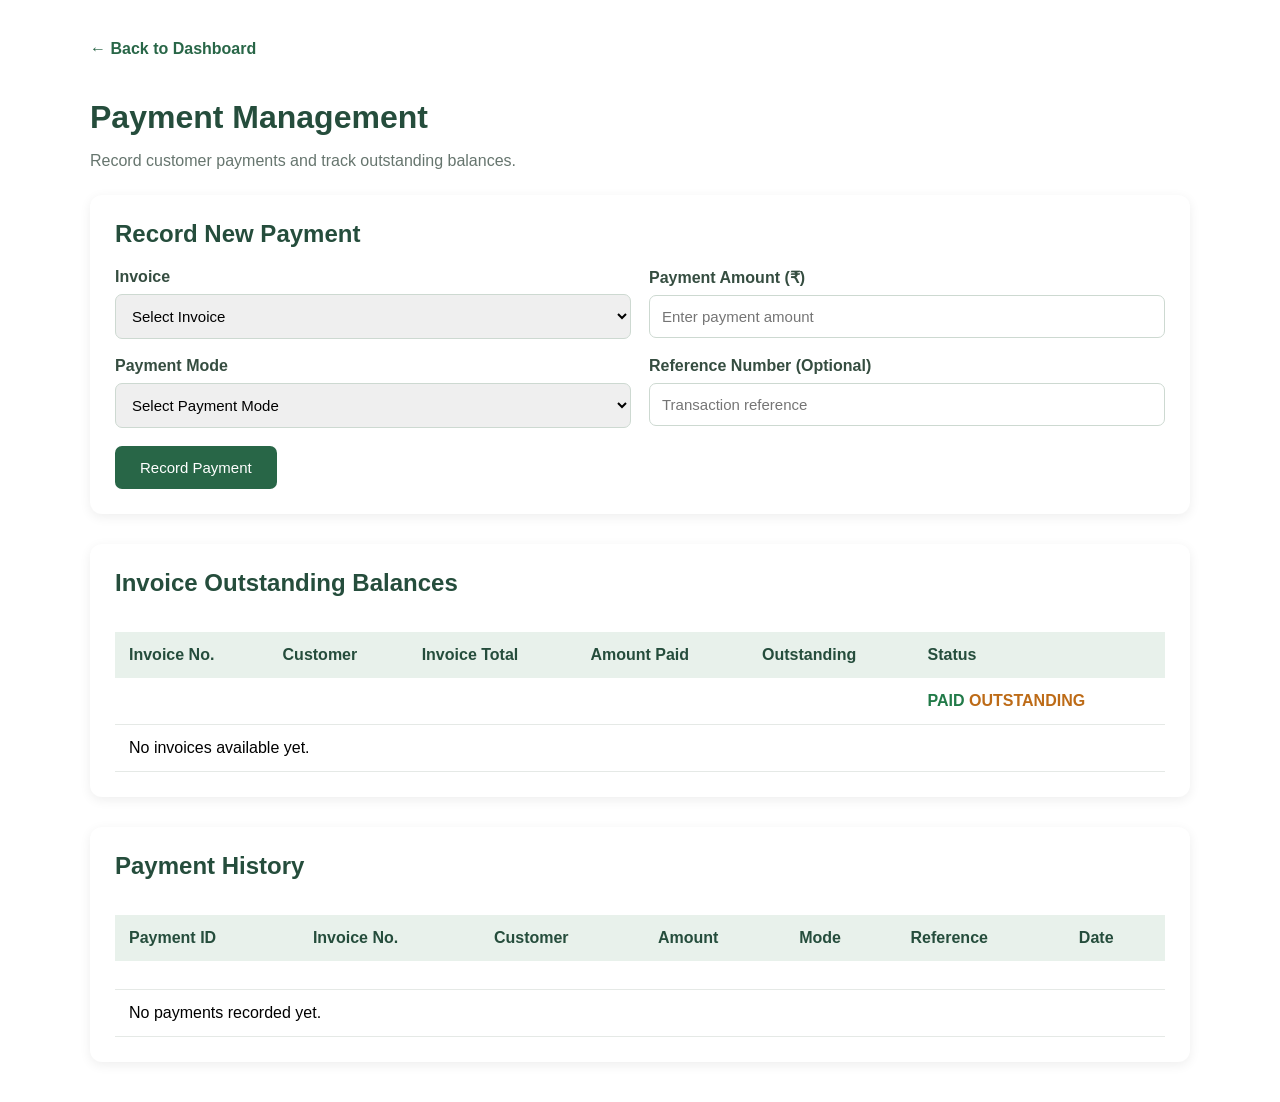
<file: src/main/resources/templates/payments.html>
<!DOCTYPE html>
<html lang="en" xmlns:th="http://www.thymeleaf.org">

<head>
    <meta charset="UTF-8">
    <meta name="viewport"
          content="width=device-width, initial-scale=1.0">

    <title>Payment Management | OrderAudit</title>

    <link rel="stylesheet" th:href="@{/css/style.css}">

    <style>
        .payment-container {
            max-width: 1100px;
            margin: 40px auto;
            padding: 0 20px;
            font-family: Arial, sans-serif;
        }

        .page-title {
            color: #254d3c;
            margin-bottom: 8px;
        }

        .subtitle {
            color: #66756e;
            margin-bottom: 25px;
        }

        .payment-card {
            background: white;
            padding: 25px;
            border-radius: 12px;
            margin-bottom: 30px;
            box-shadow: 0 3px 12px rgba(0,0,0,0.07);
        }

        .payment-card h2 {
            color: #254d3c;
            margin-top: 0;
        }

        .payment-form {
            display: grid;
            grid-template-columns: repeat(2, 1fr);
            gap: 18px;
        }

        .form-group {
            display: flex;
            flex-direction: column;
            gap: 8px;
        }

        .form-group label {
            font-weight: bold;
            color: #354d40;
        }

        .form-group input,
        .form-group select {
            padding: 12px;
            border: 1px solid #cdd9d1;
            border-radius: 7px;
            font-size: 15px;
            width: 100%;
            box-sizing: border-box;
        }

        .save-button {
            background: #286647;
            color: white;
            border: none;
            border-radius: 7px;
            padding: 13px 25px;
            cursor: pointer;
            font-size: 15px;
        }

        .save-button:hover {
            background: #1d5036;
        }

        .form-actions {
            grid-column: 1 / -1;
        }

        .table-scroll {
            overflow-x: auto;
        }

        .payment-table {
            width: 100%;
            border-collapse: collapse;
            margin-top: 15px;
        }

        .payment-table th {
            background: #e8f1eb;
            color: #254d3c;
            text-align: left;
            padding: 14px;
        }

        .payment-table td {
            padding: 14px;
            border-bottom: 1px solid #e5e9e6;
        }

        .outstanding {
            color: #bd6b17;
            font-weight: bold;
        }

        .paid {
            color: #217a48;
            font-weight: bold;
        }

        .success-message {
            color: #217a48;
            margin-bottom: 18px;
        }

        .error-message {
            color: #bd3030;
            margin-bottom: 18px;
        }

        .back-link {
            display: inline-block;
            margin-bottom: 20px;
            color: #286647;
            text-decoration: none;
            font-weight: bold;
        }

        @media (max-width: 700px) {
            .payment-form {
                grid-template-columns: 1fr;
            }
        }
    </style>
</head>

<body>

<div class="payment-container">

    <a th:href="@{/}" class="back-link">
        ← Back to Dashboard
    </a>

    <h1 class="page-title">Payment Management</h1>

    <p class="subtitle">
        Record customer payments and track outstanding balances.
    </p>

    <p class="success-message"
       th:if="${successMessage != null}"
       th:text="${successMessage}">
    </p>

    <p class="error-message"
       th:if="${error != null}"
       th:text="${error}">
    </p>

    <!-- RECORD PAYMENT -->

    <div class="payment-card">

        <h2>Record New Payment</h2>

        <form class="payment-form"
              th:action="@{/payments/save}"
              method="post">

            <div class="form-group">
                <label for="invoiceId">Invoice</label>

                <select id="invoiceId"
                        name="invoiceId"
                        required>

                    <option value="">Select Invoice</option>

                    <option th:each="invoice : ${invoices}"
                            th:if="${outstandingBalances[invoice.id].signum() > 0}"
                            th:value="${invoice.id}"
                            th:text="${invoice.invoiceNumber + ' - ' + invoice.salesOrder.customer.name}">
                    </option>

                </select>
            </div>

            <div class="form-group">
                <label for="amount">Payment Amount (₹)</label>

                <input type="number"
                       id="amount"
                       name="amount"
                       min="0.01"
                       step="0.01"
                       required
                       placeholder="Enter payment amount">
            </div>

            <div class="form-group">
                <label for="paymentMode">Payment Mode</label>

                <select id="paymentMode"
                        name="paymentMode"
                        required>

                    <option value="">Select Payment Mode</option>
                    <option value="CASH">Cash</option>
                    <option value="UPI">UPI</option>
                    <option value="BANK_TRANSFER">Bank Transfer</option>
                    <option value="CHEQUE">Cheque</option>

                </select>
            </div>

            <div class="form-group">
                <label for="referenceNumber">
                    Reference Number (Optional)
                </label>

                <input type="text"
                       id="referenceNumber"
                       name="referenceNumber"
                       placeholder="Transaction reference">
            </div>

            <div class="form-actions">
                <button type="submit" class="save-button">
                    Record Payment
                </button>
            </div>

        </form>
    </div>

    <!-- OUTSTANDING BALANCES -->

    <div class="payment-card">

        <h2>Invoice Outstanding Balances</h2>

        <div class="table-scroll">

            <table class="payment-table">

                <thead>
                    <tr>
                        <th>Invoice No.</th>
                        <th>Customer</th>
                        <th>Invoice Total</th>
                        <th>Amount Paid</th>
                        <th>Outstanding</th>
                        <th>Status</th>
                    </tr>
                </thead>

                <tbody>

                    <tr th:each="invoice : ${invoices}">

                        <td th:text="${invoice.invoiceNumber}"></td>

                        <td th:text="${invoice.salesOrder.customer.name}"></td>

                        <td th:text="${invoice.totalAmount}"></td>

                        <td th:text="${invoice.totalAmount.subtract(outstandingBalances[invoice.id])}"></td>

                        <td th:text="${outstandingBalances[invoice.id]}"></td>

                        <td>
                            <span class="paid"
                                  th:if="${outstandingBalances[invoice.id].signum() == 0}">
                                PAID
                            </span>

                            <span class="outstanding"
                                  th:if="${outstandingBalances[invoice.id].signum() > 0}">
                                OUTSTANDING
                            </span>
                        </td>

                    </tr>

                    <tr th:if="${#lists.isEmpty(invoices)}">
                        <td colspan="6">
                            No invoices available yet.
                        </td>
                    </tr>

                </tbody>

            </table>

        </div>
    </div>

    <!-- PAYMENT HISTORY -->

    <div class="payment-card">

        <h2>Payment History</h2>

        <div class="table-scroll">

            <table class="payment-table">

                <thead>
                    <tr>
                        <th>Payment ID</th>
                        <th>Invoice No.</th>
                        <th>Customer</th>
                        <th>Amount</th>
                        <th>Mode</th>
                        <th>Reference</th>
                        <th>Date</th>
                    </tr>
                </thead>

                <tbody>

                    <tr th:each="payment : ${payments}">

                        <td th:text="${payment.id}"></td>

                        <td th:text="${payment.invoice.invoiceNumber}"></td>

                        <td th:text="${payment.invoice.salesOrder.customer.name}"></td>

                        <td th:text="${payment.amount}"></td>

                        <td th:text="${payment.paymentMode}"></td>

                        <td th:text="${payment.referenceNumber}"></td>

                        <td th:text="${payment.paymentDate}"></td>

                    </tr>

                    <tr th:if="${#lists.isEmpty(payments)}">
                        <td colspan="7">
                            No payments recorded yet.
                        </td>
                    </tr>

                </tbody>

            </table>

        </div>
    </div>

</div>

</body>
</html>
</file>
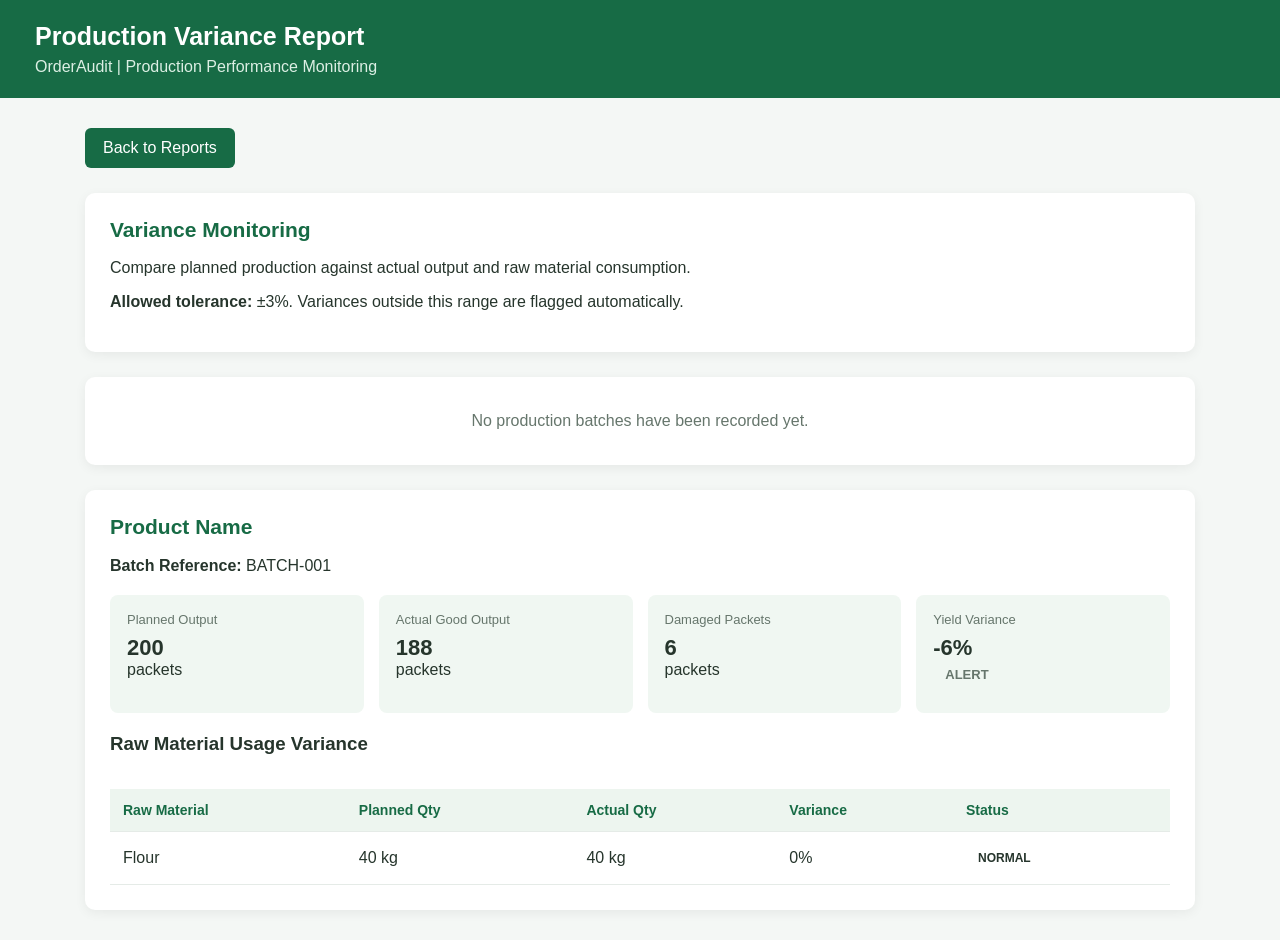
<file: src/main/resources/templates/production-variance.html>
<!DOCTYPE html>
<html lang="en" xmlns:th="http://www.thymeleaf.org">
<head>
    <meta charset="UTF-8">
    <meta name="viewport" content="width=device-width, initial-scale=1.0">
    <title>Production Variance Report | OrderAudit</title>

    <style>
        * {
            box-sizing: border-box;
        }

        body {
            margin: 0;
            font-family: Arial, sans-serif;
            background: #f4f7f5;
            color: #26352c;
        }

        .header {
            background: #176b45;
            color: white;
            padding: 22px 35px;
        }

        .header h1 {
            margin: 0;
            font-size: 25px;
        }

        .header p {
            margin: 7px 0 0;
            color: #dcefe4;
        }

        .container {
            max-width: 1150px;
            margin: 30px auto;
            padding: 0 20px;
        }

        .back-button {
            display: inline-block;
            background: #176b45;
            color: white;
            padding: 11px 18px;
            border-radius: 6px;
            text-decoration: none;
            margin-bottom: 25px;
        }

        .back-button:hover {
            background: #105233;
        }

        .card {
            background: white;
            border-radius: 10px;
            padding: 25px;
            margin-bottom: 25px;
            box-shadow: 0 3px 12px rgba(0,0,0,0.06);
        }

        .card h2 {
            margin-top: 0;
            color: #176b45;
            font-size: 21px;
        }

        .summary {
            display: grid;
            grid-template-columns: repeat(auto-fit, minmax(170px, 1fr));
            gap: 15px;
            margin: 20px 0;
        }

        .summary-box {
            background: #f0f7f2;
            padding: 17px;
            border-radius: 8px;
        }

        .summary-box span {
            display: block;
            font-size: 13px;
            color: #66766c;
            margin-bottom: 8px;
        }

        .summary-box strong {
            font-size: 22px;
        }

        .table-wrapper {
            overflow-x: auto;
        }

        table {
            width: 100%;
            border-collapse: collapse;
            margin-top: 15px;
        }

        th, td {
            padding: 13px;
            text-align: left;
            border-bottom: 1px solid #e5ebe7;
        }

        th {
            background: #edf5ef;
            color: #176b45;
            font-size: 14px;
        }

        .status {
            display: inline-block;
            padding: 6px 12px;
            border-radius: 20px;
            font-size: 12px;
            font-weight: bold;
        }

        .normal {
            background: #e2f4e7;
            color: #176b45;
        }

        .alert {
            background: #fde7e7;
            color: #b42318;
        }

        .warning-text {
            color: #b42318;
            font-weight: bold;
        }

        .empty {
            text-align: center;
            padding: 35px;
            color: #66766c;
        }
    </style>
</head>

<body>

    <div class="header">
        <h1>Production Variance Report</h1>
        <p>OrderAudit | Production Performance Monitoring</p>
    </div>

    <div class="container">

        <a href="/reports" class="back-button">
            Back to Reports
        </a>

        <div class="card">
            <h2>Variance Monitoring</h2>
            <p>
                Compare planned production against actual output
                and raw material consumption.
            </p>
            <p>
                <strong>Allowed tolerance:</strong> ±3%.
                Variances outside this range are flagged automatically.
            </p>
        </div>

        <div th:if="${#lists.isEmpty(reports)}" class="card empty">
            No production batches have been recorded yet.
        </div>

        <div th:each="report : ${reports}" class="card">

            <h2 th:text="${report.productName}">
                Product Name
            </h2>

            <p>
                <strong>Batch Reference:</strong>
                <span th:text="${report.batchReference}">
                    BATCH-001
                </span>
            </p>

            <div class="summary">

                <div class="summary-box">
                    <span>Planned Output</span>
                    <strong th:text="${report.planned}">
                        200
                    </strong>
                    <div>packets</div>
                </div>

                <div class="summary-box">
                    <span>Actual Good Output</span>
                    <strong th:text="${report.actual}">
                        188
                    </strong>
                    <div>packets</div>
                </div>

                <div class="summary-box">
                    <span>Damaged Packets</span>
                    <strong th:text="${report.damaged}">
                        6
                    </strong>
                    <div>packets</div>
                </div>

                <div class="summary-box">
                    <span>Yield Variance</span>

                    <strong th:text="|${report.yieldVariance}%|"
                            th:classappend="${report.yieldAlert} ? 'warning-text' : ''">
                        -6%
                    </strong>

                    <div>
                        <span class="status"
                              th:classappend="${report.yieldAlert} ? 'alert' : 'normal'"
                              th:text="${report.yieldAlert} ? 'ALERT' : 'NORMAL'">
                            ALERT
                        </span>
                    </div>
                </div>

            </div>

            <h3>Raw Material Usage Variance</h3>

            <div class="table-wrapper">
                <table>
                    <thead>
                        <tr>
                            <th>Raw Material</th>
                            <th>Planned Qty</th>
                            <th>Actual Qty</th>
                            <th>Variance</th>
                            <th>Status</th>
                        </tr>
                    </thead>

                    <tbody>
                        <tr th:each="material : ${report.materials}">

                            <td th:text="${material.name}">
                                Flour
                            </td>

                            <td th:text="|${material.planned} ${material.unit}|">
                                40 kg
                            </td>

                            <td th:text="|${material.actual} ${material.unit}|">
                                40 kg
                            </td>

                            <td th:text="|${material.variance}%|"
                                th:classappend="${material.alert} ? 'warning-text' : ''">
                                0%
                            </td>

                            <td>
                                <span class="status"
                                      th:classappend="${material.alert} ? 'alert' : 'normal'"
                                      th:text="${material.alert} ? 'ALERT' : 'NORMAL'">
                                    NORMAL
                                </span>
                            </td>

                        </tr>
                    </tbody>
                </table>
            </div>

        </div>

    </div>

</body>
</html>
</file>
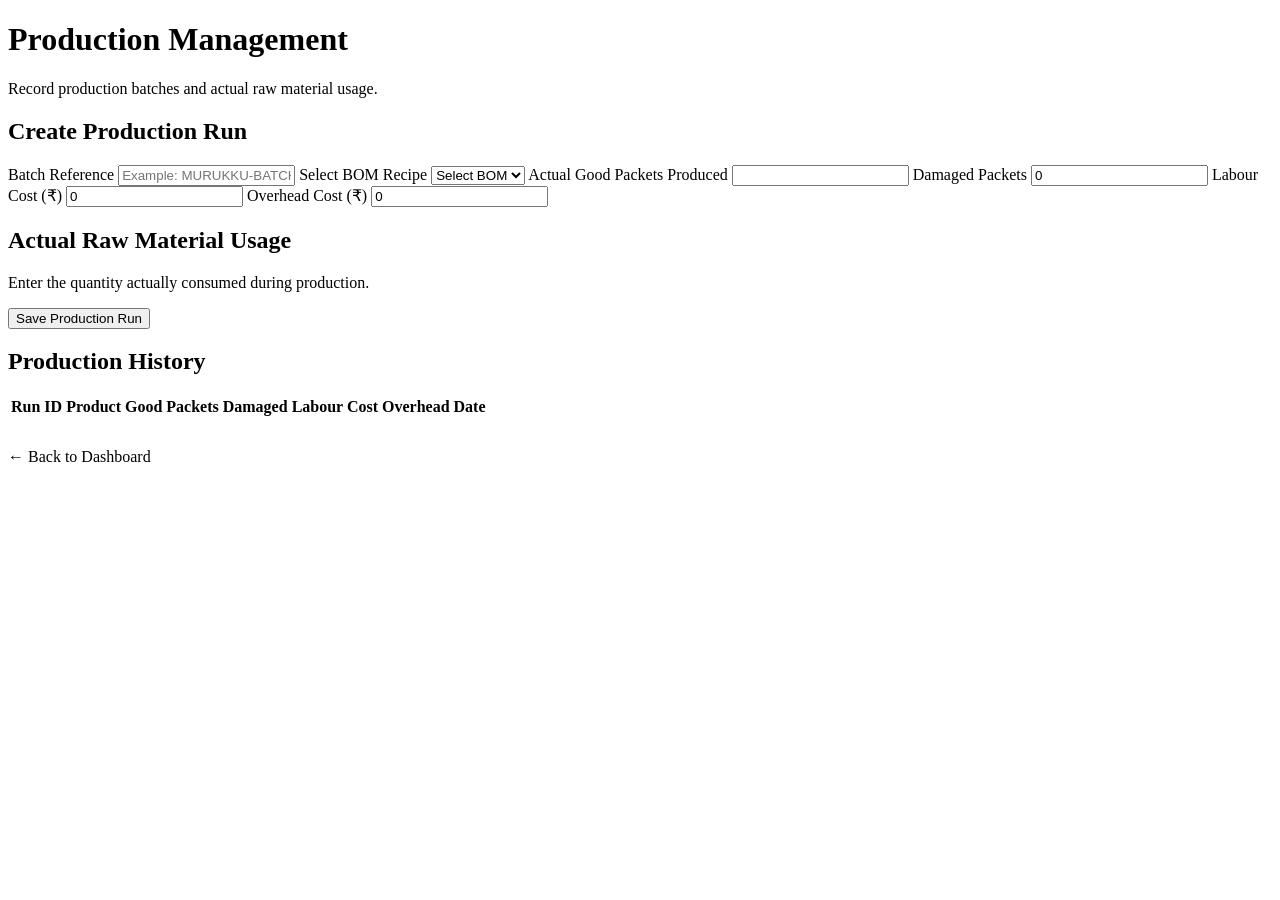
<file: src/main/resources/templates/production.html>
<!DOCTYPE html>
<html xmlns:th="http://www.thymeleaf.org">
<head>
    <meta charset="UTF-8">
    <title>Production Management</title>
    <link rel="stylesheet" th:href="@{/css/style.css}">
</head>

<body>
<div class="container">

    <h1>Production Management</h1>
    <p>Record production batches and actual raw material usage.</p>

    <p th:if="${success}" th:text="${success}"
       style="color:green;"></p>

    <p th:if="${error}" th:text="${error}"
       style="color:red;"></p>

    <h2>Create Production Run</h2>

    <form th:action="@{/production/save}"
          method="post" class="customer-form">

        
<label>Batch Reference</label>
<input type="text"
       name="batchReference"
       placeholder="Example: MURUKKU-BATCH-001"
       maxlength="100"
       required>

        <label>Select BOM Recipe</label>
        <select name="bomId" id="bomSelect" required
                onchange="showMaterials()">
            <option value="">Select BOM</option>
            <option th:each="bom : ${boms}"
                    th:value="${bom.id}"
                    th:text="${bom.product.productName
                        + ' - ' + bom.batchOutputPackets
                        + ' packets'}">
            </option>
        </select>

        <label>Actual Good Packets Produced</label>
        <input type="number" name="actualOutputPackets"
       min="1" required>

        <label>Damaged Packets</label>
        <input type="number" name="damagedPackets"
               min="0" value="0" required>

        <label>Labour Cost (₹)</label>
        <input type="number" name="labourCost"
               min="0" step="0.01" value="0" required>

        <label>Overhead Cost (₹)</label>
        <input type="number" name="overheadCost"
               min="0" step="0.01" value="0" required>

        <h2>Actual Raw Material Usage</h2>

        <p>Enter the quantity actually consumed during production.</p>

       <div th:each="bom : ${boms}"
     th:id="'bom-materials-' + ${bom.id}"
     class="bom-material-group"
     style="display:none;">

    <div th:each="item : ${itemsByBom.get(bom.id)}">

        <label th:text="${item.rawMaterial.materialName
            + ' (' + item.rawMaterial.unit + ')'}">
        </label>

        <input type="number"
               th:name="'material_' + ${item.rawMaterial.id}"
               th:value="${item.quantityRequired}"
               step="0.001"
               min="0.001"
               class="material-input"
               disabled>

    </div>

</div>
        <button type="submit" id="saveProductionBtn">
    Save Production Run
</button>

    </form>

    <h2>Production History</h2>

    <table>
        <thead>
            <tr>
                <th>Run ID</th>
                <th>Product</th>
                <th>Good Packets</th>
                <th>Damaged</th>
                <th>Labour Cost</th>
                <th>Overhead</th>
                <th>Date</th>
            </tr>
        </thead>

        <tbody>
            <tr th:each="run : ${productionRuns}">
                <td th:text="${run.id}"></td>
                <td th:text="${run.bom.product.productName}"></td>
                <td th:text="${run.actualOutputPackets}"></td>
                <td th:text="${run.damagedPackets}"></td>
                <td th:text="${run.labourCost}"></td>
                <td th:text="${run.overheadCost}"></td>
                
<td th:text="${run.productionDate != null ? #temporals.format(run.productionDate, 'dd MMM yyyy, hh:mm a') : '-'}"></td>

            </tr>
        </tbody>
    </table>

    
<div style="margin: 25px 0;">
    <a th:href="@{/}" class="back-dashboard-btn">
        ← Back to Dashboard
    </a>
</div>


</div>

<script>
function showMaterials() {
    const selectedBom = document.getElementById("bomSelect").value;

    document.querySelectorAll(".bom-material-group")
        .forEach(group => {
            const selected = group.id === "bom-materials-" + selectedBom;

            group.style.display = selected ? "block" : "none";

            group.querySelectorAll("input").forEach(input => {
                input.disabled = !selected;
                input.required = selected;
            });
        });
}
document.querySelector("form").addEventListener("submit", function () {
    const button = document.getElementById("saveProductionBtn");

    button.disabled = true;
    button.textContent = "Saving Production...";
});
</script>

</body>
</html>
</file>
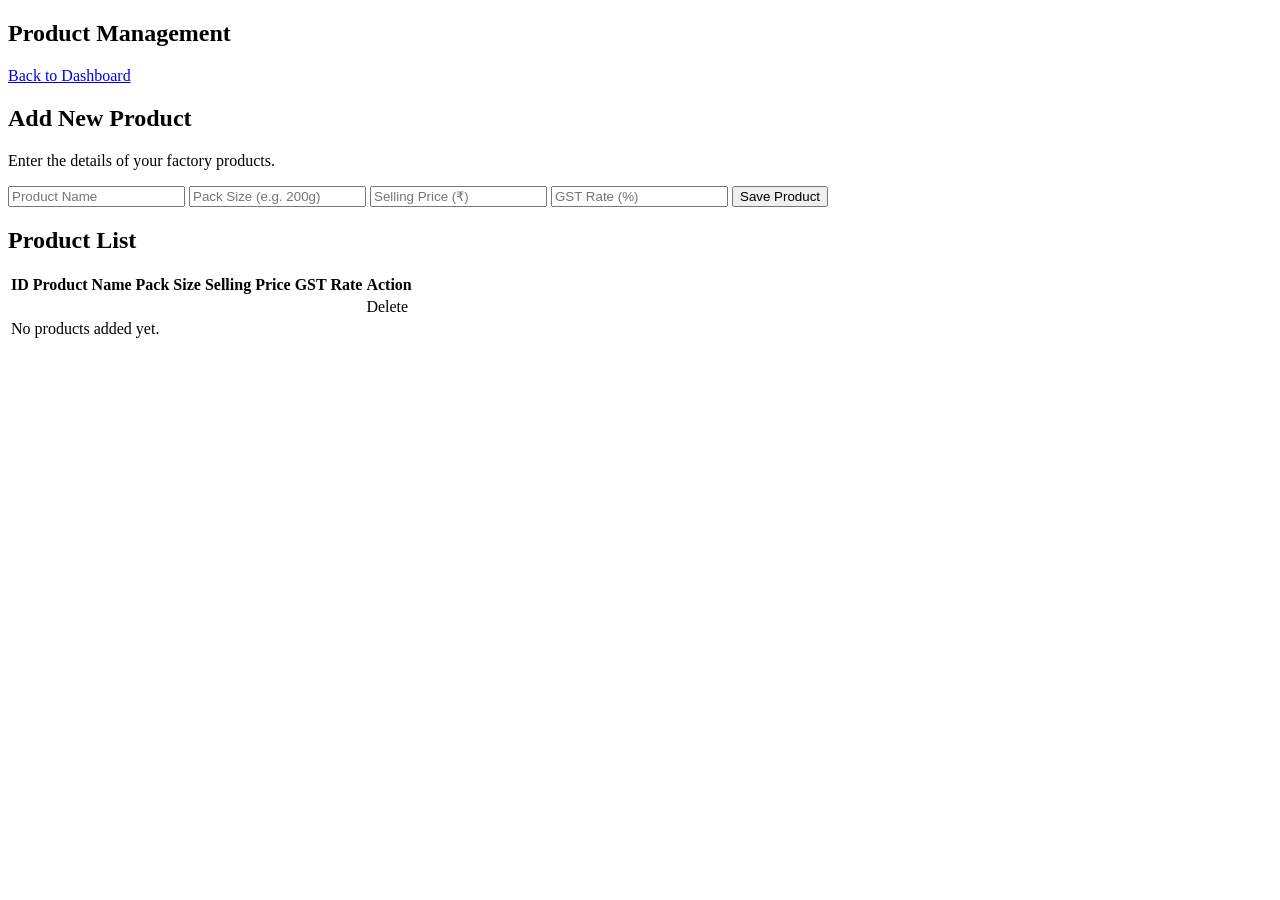
<file: src/main/resources/templates/products.html>
<!DOCTYPE html>
<html lang="en" xmlns:th="http://www.thymeleaf.org">
<head>
    <meta charset="UTF-8">
    <meta name="viewport" content="width=device-width, initial-scale=1.0">
    <title>OrderAudit | Products</title>
    <link rel="stylesheet" th:href="@{/css/style.css}">
</head>
<body>

<div class="main-content">

    <header class="topbar">
        <h2>Product Management</h2>
        <a href="/" class="quick-card">Back to Dashboard</a>
    </header>

    <section class="welcome">
        <h1>Add New Product</h1>
        <p>Enter the details of your factory products.</p>
    </section>

    <form th:action="@{/products/save}" method="post" class="customer-form">

        <input type="text" name="productName"
               placeholder="Product Name" required>

        <input type="text" name="packSize"
               placeholder="Pack Size (e.g. 200g)" required>

        <input type="number" name="sellingPrice"
               placeholder="Selling Price (₹)"
               step="0.01" min="0" required>

        <input type="number" name="gstRate"
               placeholder="GST Rate (%)"
               step="0.01" min="0" required>

        <button type="submit">Save Product</button>

    </form>

    <h2 class="section-title">Product List</h2>

    <div class="customer-list">
        <table>
            <thead>
                <tr>
                    <th>ID</th>
                    <th>Product Name</th>
                    <th>Pack Size</th>
                    <th>Selling Price</th>
                    <th>GST Rate</th>
                    <th>Action</th>
                </tr>
            </thead>

            <tbody>
                <tr th:each="product : ${products}">
                    <td th:text="${product.id}"></td>
                    <td th:text="${product.productName}"></td>
                    <td th:text="${product.packSize}"></td>
                    <td th:text="${product.sellingPrice}"></td>
                    <td th:text="${product.gstRate + '%'}"></td>
                    <td>
                        <a th:href="@{/products/delete/{id}(id=${product.id})}">
                            Delete
                        </a>
                    </td>
                </tr>

                <tr th:if="${#lists.isEmpty(products)}">
                    <td colspan="6">No products added yet.</td>
                </tr>
            </tbody>
        </table>
    </div>

</div>

</body>
</html>
</file>
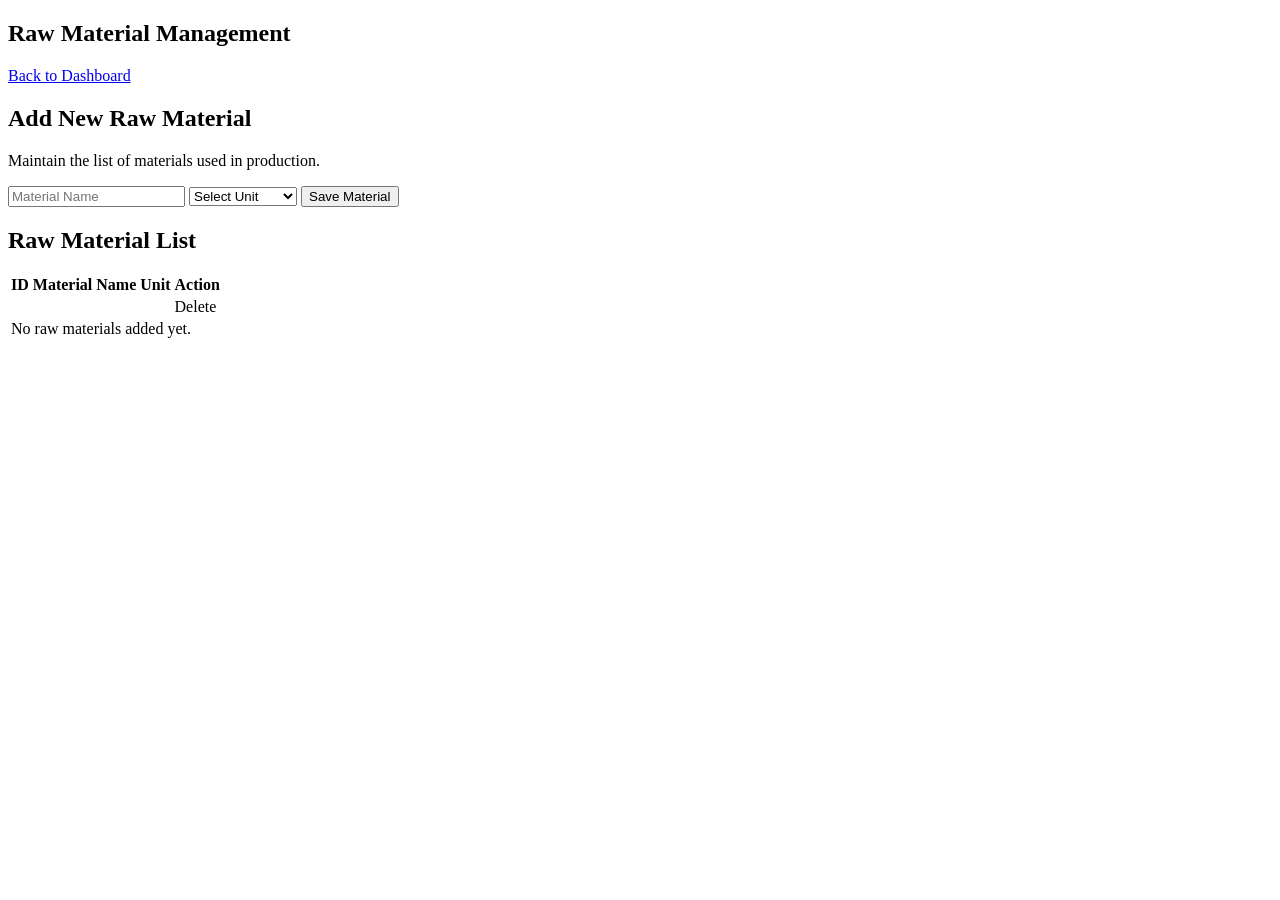
<file: src/main/resources/templates/raw-materials.html>
<!DOCTYPE html>
<html lang="en" xmlns:th="http://www.thymeleaf.org">
<head>
    <meta charset="UTF-8">
    <meta name="viewport" content="width=device-width, initial-scale=1.0">
    <title>OrderAudit | Raw Materials</title>
    <link rel="stylesheet" th:href="@{/css/style.css}">
</head>
<body>

<div class="main-content">

    <header class="topbar">
        <h2>Raw Material Management</h2>
        <a href="/" class="quick-card">Back to Dashboard</a>
    </header>

    <section class="welcome">
        <h1>Add New Raw Material</h1>
        <p>Maintain the list of materials used in production.</p>
    </section>

    <form th:action="@{/raw-materials/save}" method="post"
          class="customer-form">

        <input type="text" name="materialName"
               placeholder="Material Name" required>

        <select name="unit" required>
            <option value="">Select Unit</option>
            <option value="kg">Kilograms (kg)</option>
            <option value="litre">Litres (L)</option>
            <option value="pieces">Pieces</option>
        </select>

        <button type="submit">Save Material</button>

    </form>

    <h2 class="section-title">Raw Material List</h2>

    <div class="customer-list">
        <table>
            <thead>
                <tr>
                    <th>ID</th>
                    <th>Material Name</th>
                    <th>Unit</th>
                    <th>Action</th>
                </tr>
            </thead>

            <tbody>
                <tr th:each="material : ${rawMaterials}">
                    <td th:text="${material.id}"></td>
                    <td th:text="${material.materialName}"></td>
                    <td th:text="${material.unit}"></td>
                    <td>
                        <a th:href="@{/raw-materials/delete/{id}(id=${material.id})}">
                            Delete
                        </a>
                    </td>
                </tr>

                <tr th:if="${#lists.isEmpty(rawMaterials)}">
                    <td colspan="4">No raw materials added yet.</td>
                </tr>
            </tbody>
        </table>
    </div>

</div>

</body>
</html>
</file>
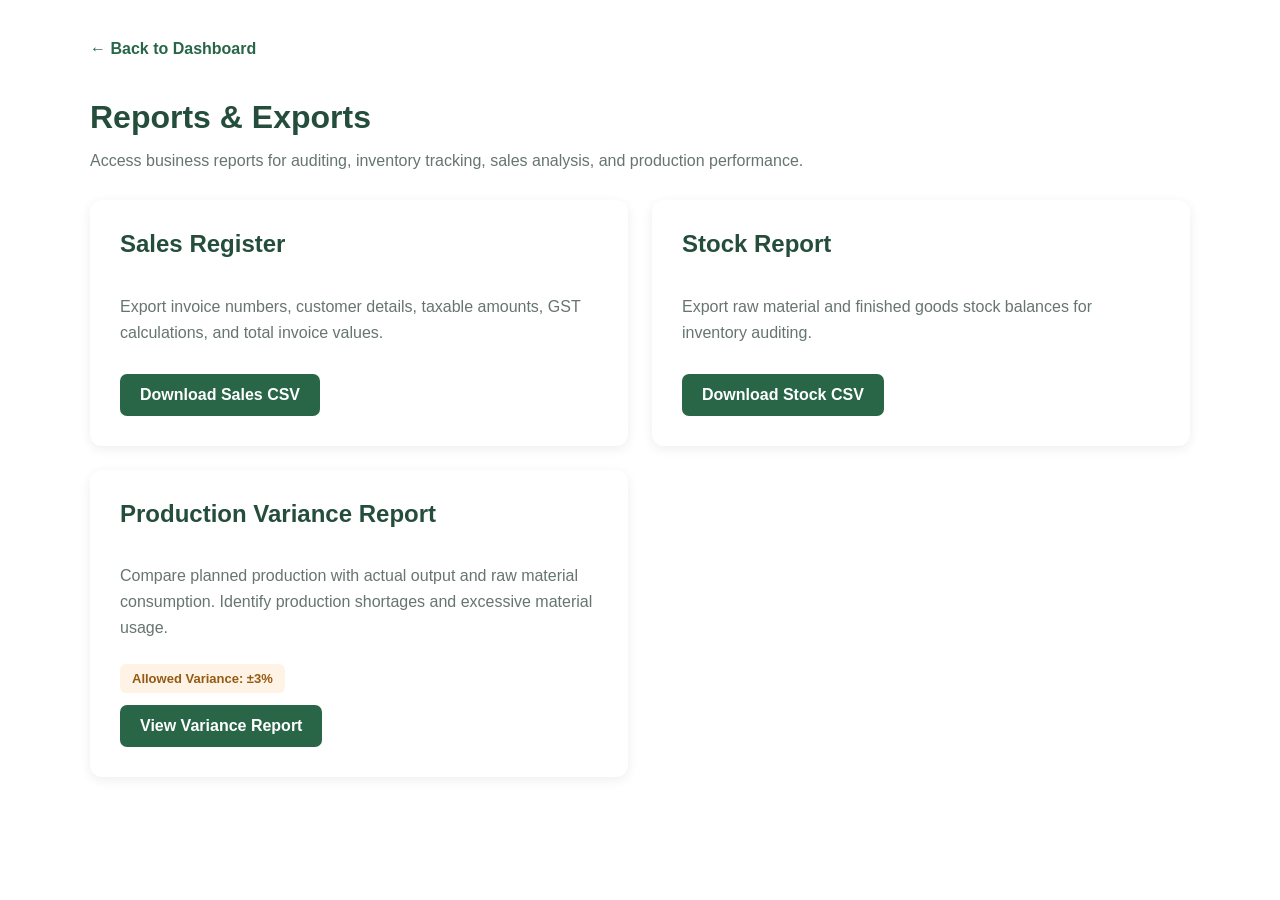
<file: src/main/resources/templates/reports.html>
<!DOCTYPE html>
<html lang="en" xmlns:th="http://www.thymeleaf.org">

<head>
    <meta charset="UTF-8">
    <meta name="viewport"
          content="width=device-width, initial-scale=1.0">

    <title>Reports | OrderAudit</title>

    <link rel="stylesheet" th:href="@{/css/style.css}">

    <style>
        .reports-container {
            max-width: 1100px;
            margin: 40px auto;
            padding: 0 20px;
            font-family: Arial, sans-serif;
        }

        .page-title {
            color: #254d3c;
            margin-bottom: 8px;
        }

        .subtitle {
            color: #66756e;
            margin-bottom: 30px;
        }

        .reports-grid {
            display: grid;
            grid-template-columns: repeat(2, 1fr);
            gap: 24px;
        }

        .report-card {
            background: white;
            padding: 30px;
            border-radius: 12px;
            box-shadow: 0 3px 12px rgba(0,0,0,0.07);
            display: flex;
            flex-direction: column;
        }

        .report-card h2 {
            color: #254d3c;
            margin-top: 0;
        }

        .report-card p {
            color: #66756e;
            line-height: 1.6;
            flex-grow: 1;
        }

        .download-button {
            display: inline-block;
            align-self: flex-start;
            background: #286647;
            color: white;
            padding: 12px 20px;
            border-radius: 7px;
            text-decoration: none;
            margin-top: 12px;
            font-weight: bold;
        }

        .download-button:hover {
            background: #1d5036;
        }

        .back-link {
            display: inline-block;
            margin-bottom: 20px;
            color: #286647;
            text-decoration: none;
            font-weight: bold;
        }

        .tolerance-note {
            display: inline-block;
            background: #fff3e6;
            color: #945a13;
            padding: 7px 12px;
            border-radius: 6px;
            font-size: 13px;
            font-weight: bold;
            margin-top: 8px;
        }

        @media (max-width: 700px) {
            .reports-grid {
                grid-template-columns: 1fr;
            }
        }
    </style>
</head>

<body>

<div class="reports-container">

    <a th:href="@{/}" class="back-link">
        ← Back to Dashboard
    </a>

    <h1 class="page-title">Reports & Exports</h1>

    <p class="subtitle">
        Access business reports for auditing,
        inventory tracking, sales analysis,
        and production performance.
    </p>

    <div class="reports-grid">

        <!-- SALES REGISTER -->

        <div class="report-card">

            <h2>Sales Register</h2>

            <p>
                Export invoice numbers, customer details,
                taxable amounts, GST calculations,
                and total invoice values.
            </p>

            <a th:href="@{/reports/sales/csv}"
               class="download-button">
                Download Sales CSV
            </a>

        </div>

        <!-- STOCK REPORT -->

        <div class="report-card">

            <h2>Stock Report</h2>

            <p>
                Export raw material and finished goods
                stock balances for inventory auditing.
            </p>

            <a th:href="@{/reports/stock/csv}"
               class="download-button">
                Download Stock CSV
            </a>

        </div>

        <!-- PRODUCTION VARIANCE REPORT -->

        <div class="report-card">

            <h2>Production Variance Report</h2>

            <p>
                Compare planned production with actual
                output and raw material consumption.
                Identify production shortages and
                excessive material usage.
            </p>

            <div>
                <span class="tolerance-note">
                    Allowed Variance: ±3%
                </span>
            </div>

            <a th:href="@{/production-variance}"
               class="download-button">
                View Variance Report
            </a>

        </div>

    </div>

</div>

</body>
</html>
</file>
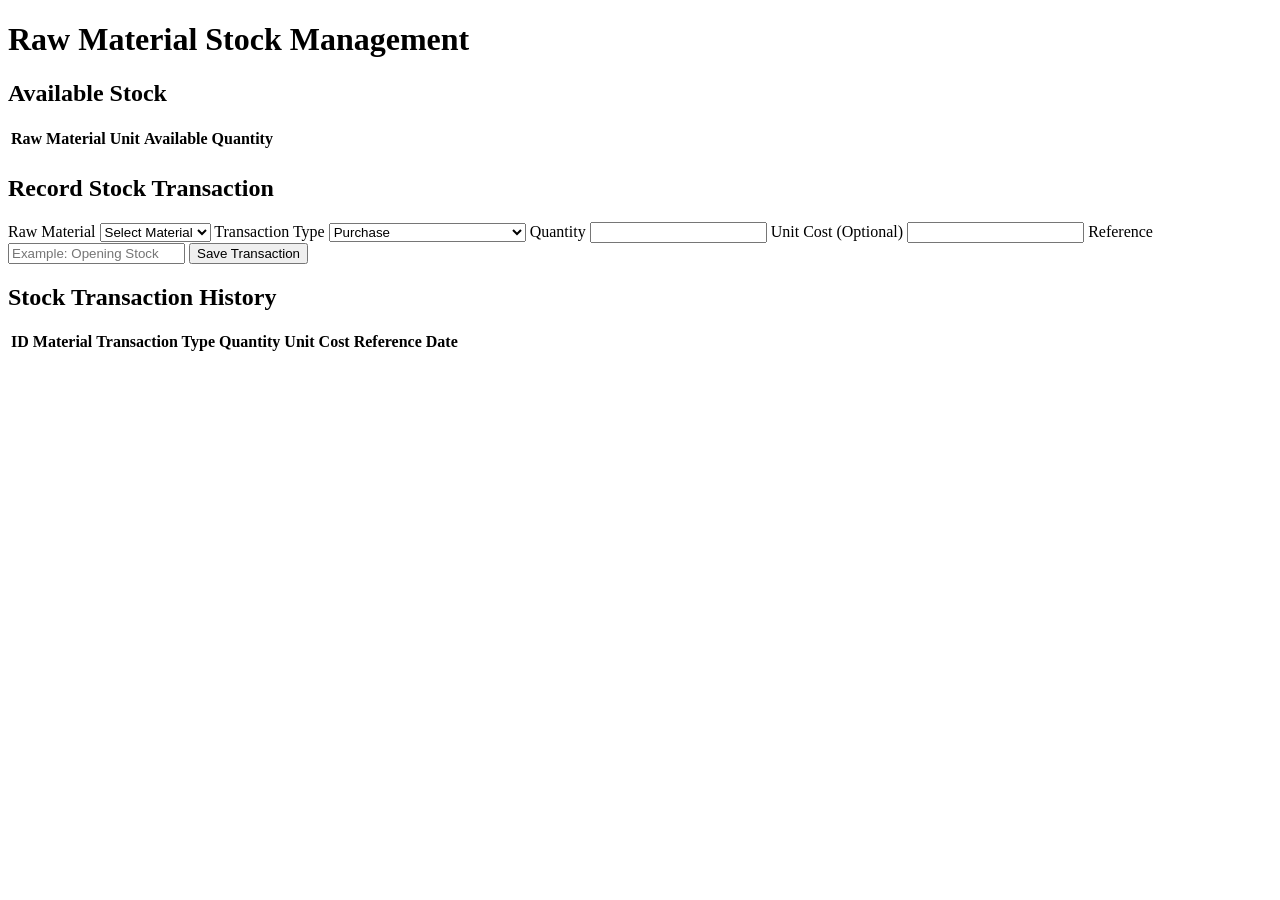
<file: src/main/resources/templates/stock.html>
<!DOCTYPE html>
<html xmlns:th="http://www.thymeleaf.org">
<head>
    <meta charset="UTF-8">
    <title>Raw Material Stock</title>
    <link rel="stylesheet" th:href="@{/css/style.css}">
</head>
<body>

<div class="container">

    <h1>Raw Material Stock Management</h1>

    <h2>Available Stock</h2>

    <table>
        <thead>
            <tr>
                <th>Raw Material</th>
                <th>Unit</th>
                <th>Available Quantity</th>
            </tr>
        </thead>

        <tbody>
            <tr th:each="material : ${materials}">
                <td th:text="${material.materialName}"></td>
                <td th:text="${material.unit}"></td>
                <td th:text="${stockBalances.get(material.id)}"></td>
            </tr>
        </tbody>
    </table>

    <h2>Record Stock Transaction</h2>

    <form th:action="@{/stock/save}" method="post"
          class="customer-form">

        <label>Raw Material</label>
        <select name="rawMaterialId" required>
            <option value="">Select Material</option>
            <option th:each="material : ${materials}"
                    th:value="${material.id}"
                    th:text="${material.materialName}">
            </option>
        </select>

        <label>Transaction Type</label>
        <select name="transactionType" required>
            <option value="PURCHASE">Purchase</option>
            <option value="ISSUE">Production Usage</option>
            <option value="ADJUSTMENT_IN">Opening Stock / Stock Added</option>
            <option value="ADJUSTMENT_OUT">Stock Reduction</option>
        </select>

        <label>Quantity</label>
        <input type="number" name="quantity"
               step="0.001" min="0.001" required>

        <label>Unit Cost (Optional)</label>
        <input type="number" name="unitCost"
               step="0.01" min="0">

        <label>Reference</label>
        <input type="text" name="reference"
               placeholder="Example: Opening Stock">

        <button type="submit">Save Transaction</button>

    </form>

    <h2>Stock Transaction History</h2>

    <table>
        <thead>
            <tr>
                <th>ID</th>
                <th>Material</th>
                <th>Transaction Type</th>
                <th>Quantity</th>
                <th>Unit Cost</th>
                <th>Reference</th>
                <th>Date</th>
            </tr>
        </thead>

        <tbody>
            <tr th:each="transaction : ${transactions}">
                <td th:text="${transaction.id}"></td>
                <td th:text="${transaction.rawMaterial.materialName}"></td>
                <td th:text="${transaction.transactionType}"></td>
                <td th:text="${transaction.quantity}"></td>
                <td th:text="${transaction.unitCost}"></td>
                <td th:text="${transaction.reference}"></td>
                <td th:text="${transaction.transactionDate}"></td>
            </tr>
        </tbody>
    </table>

</div>

</body>
</html>
</file>
